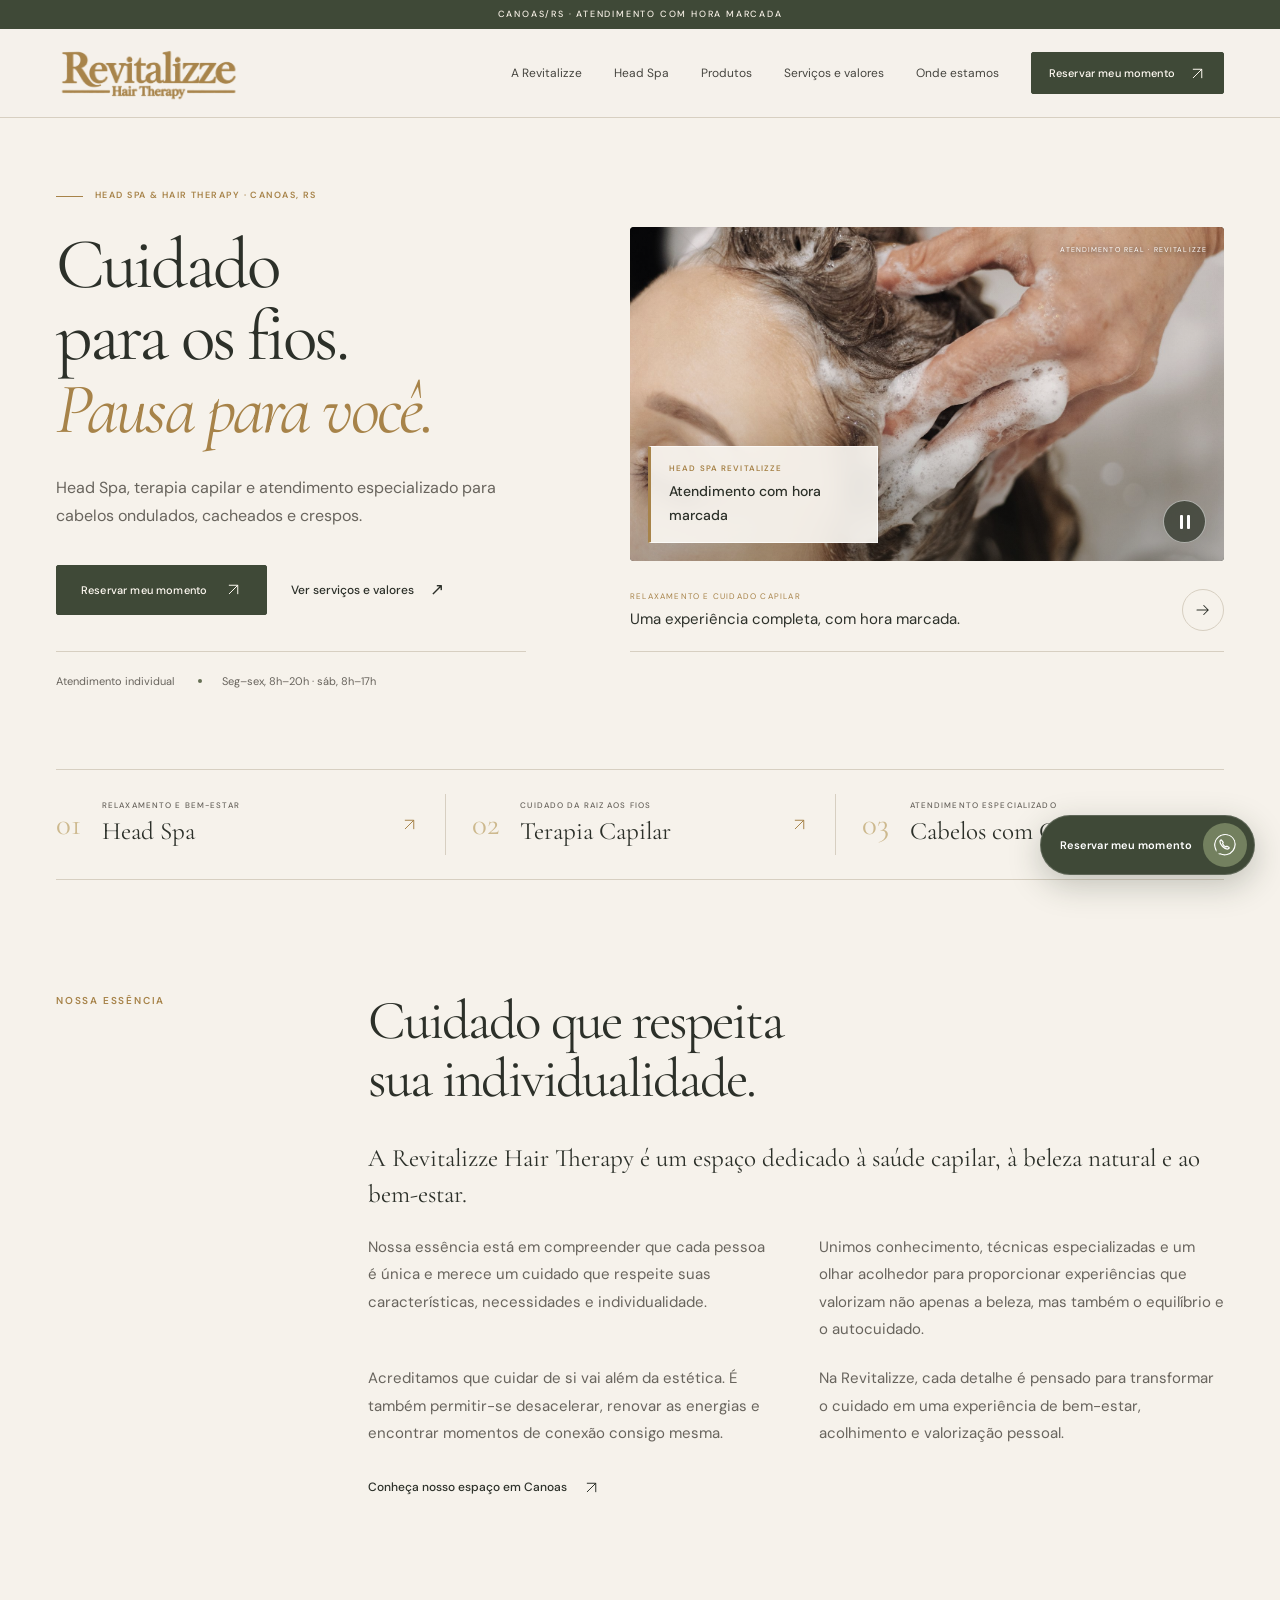
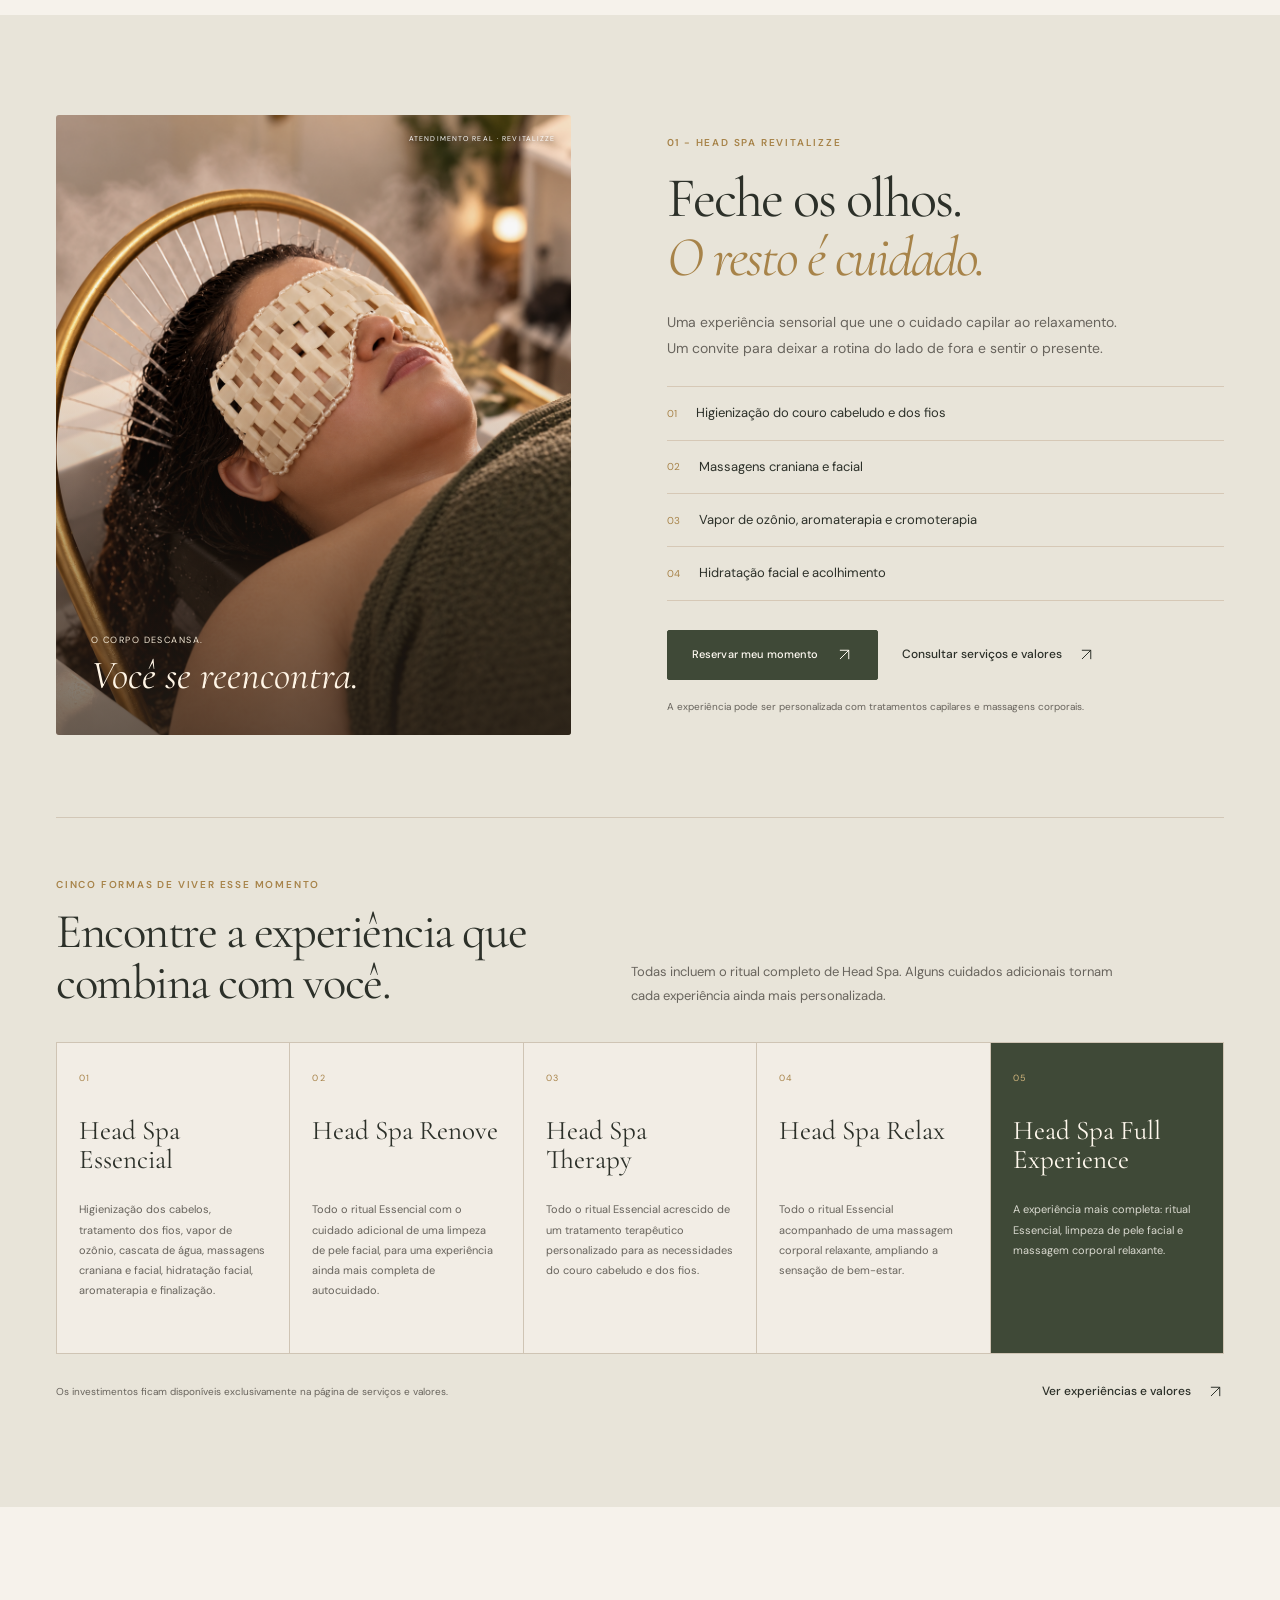
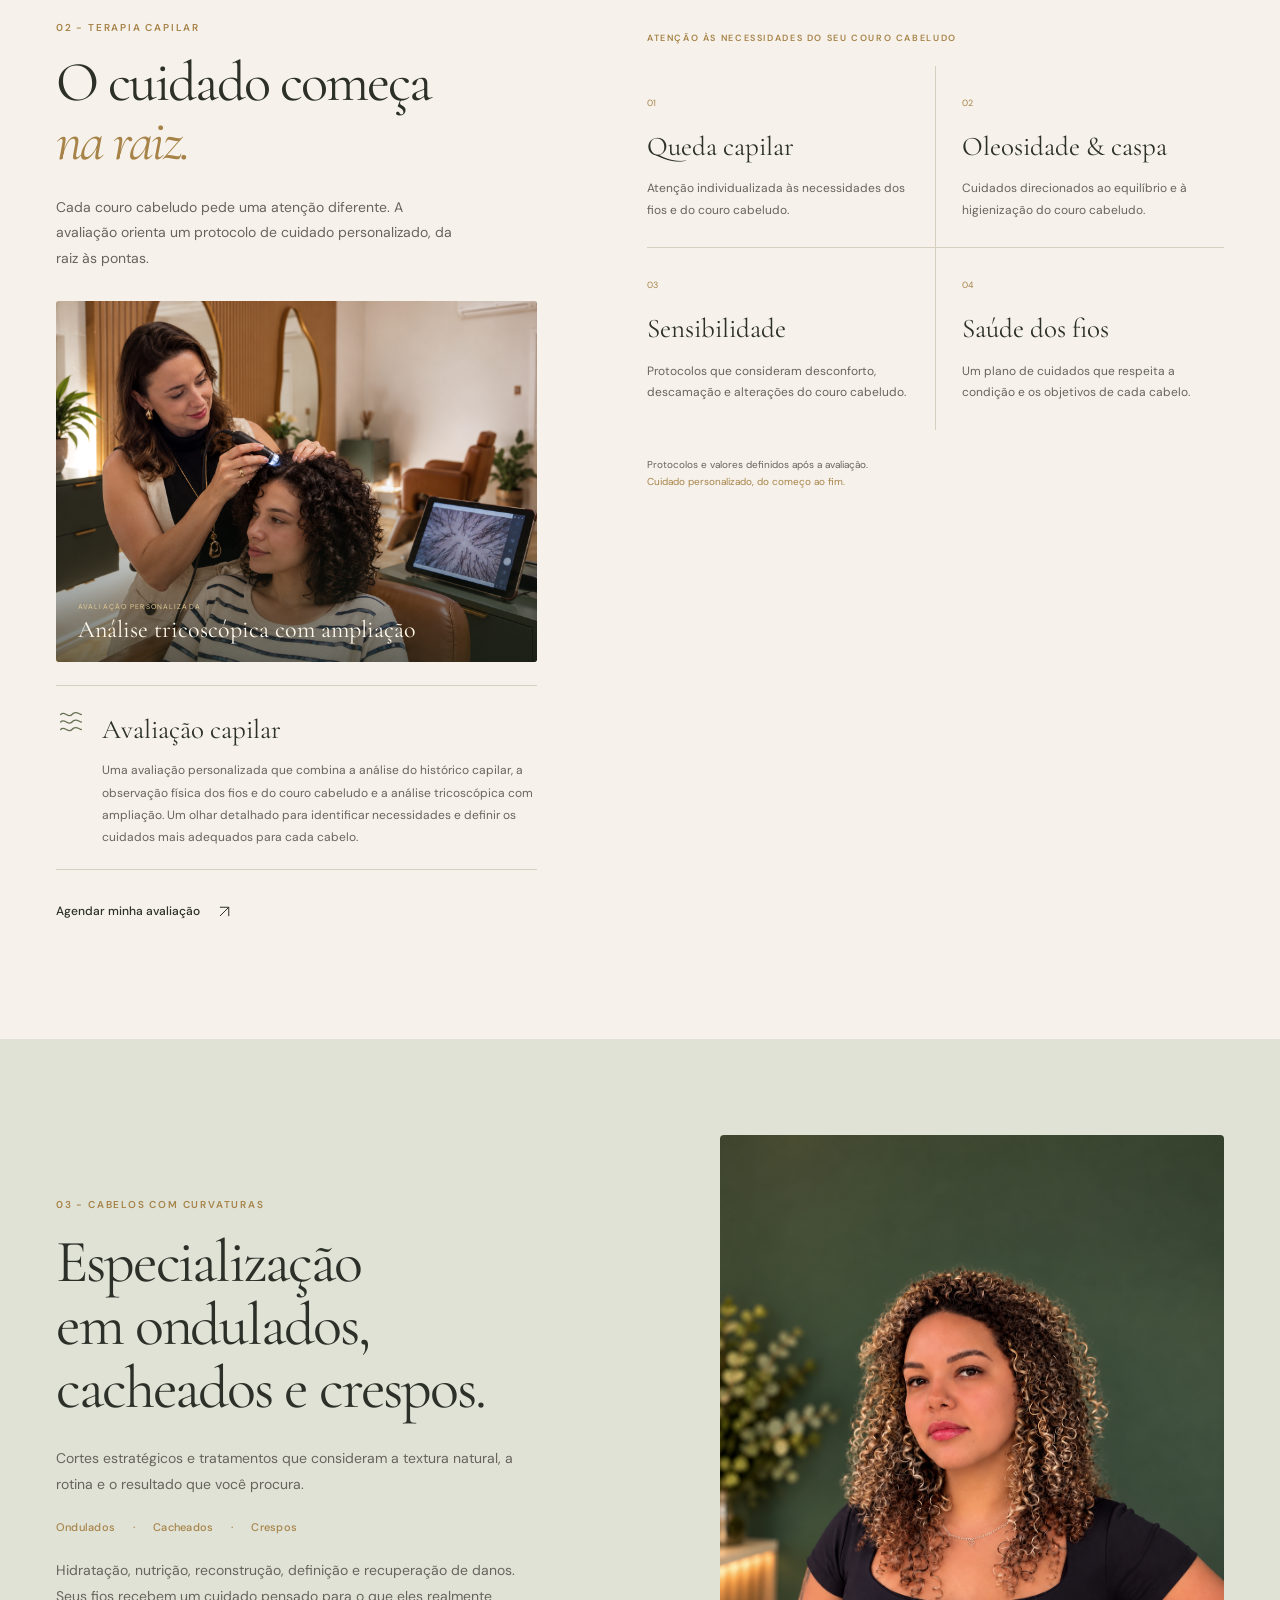
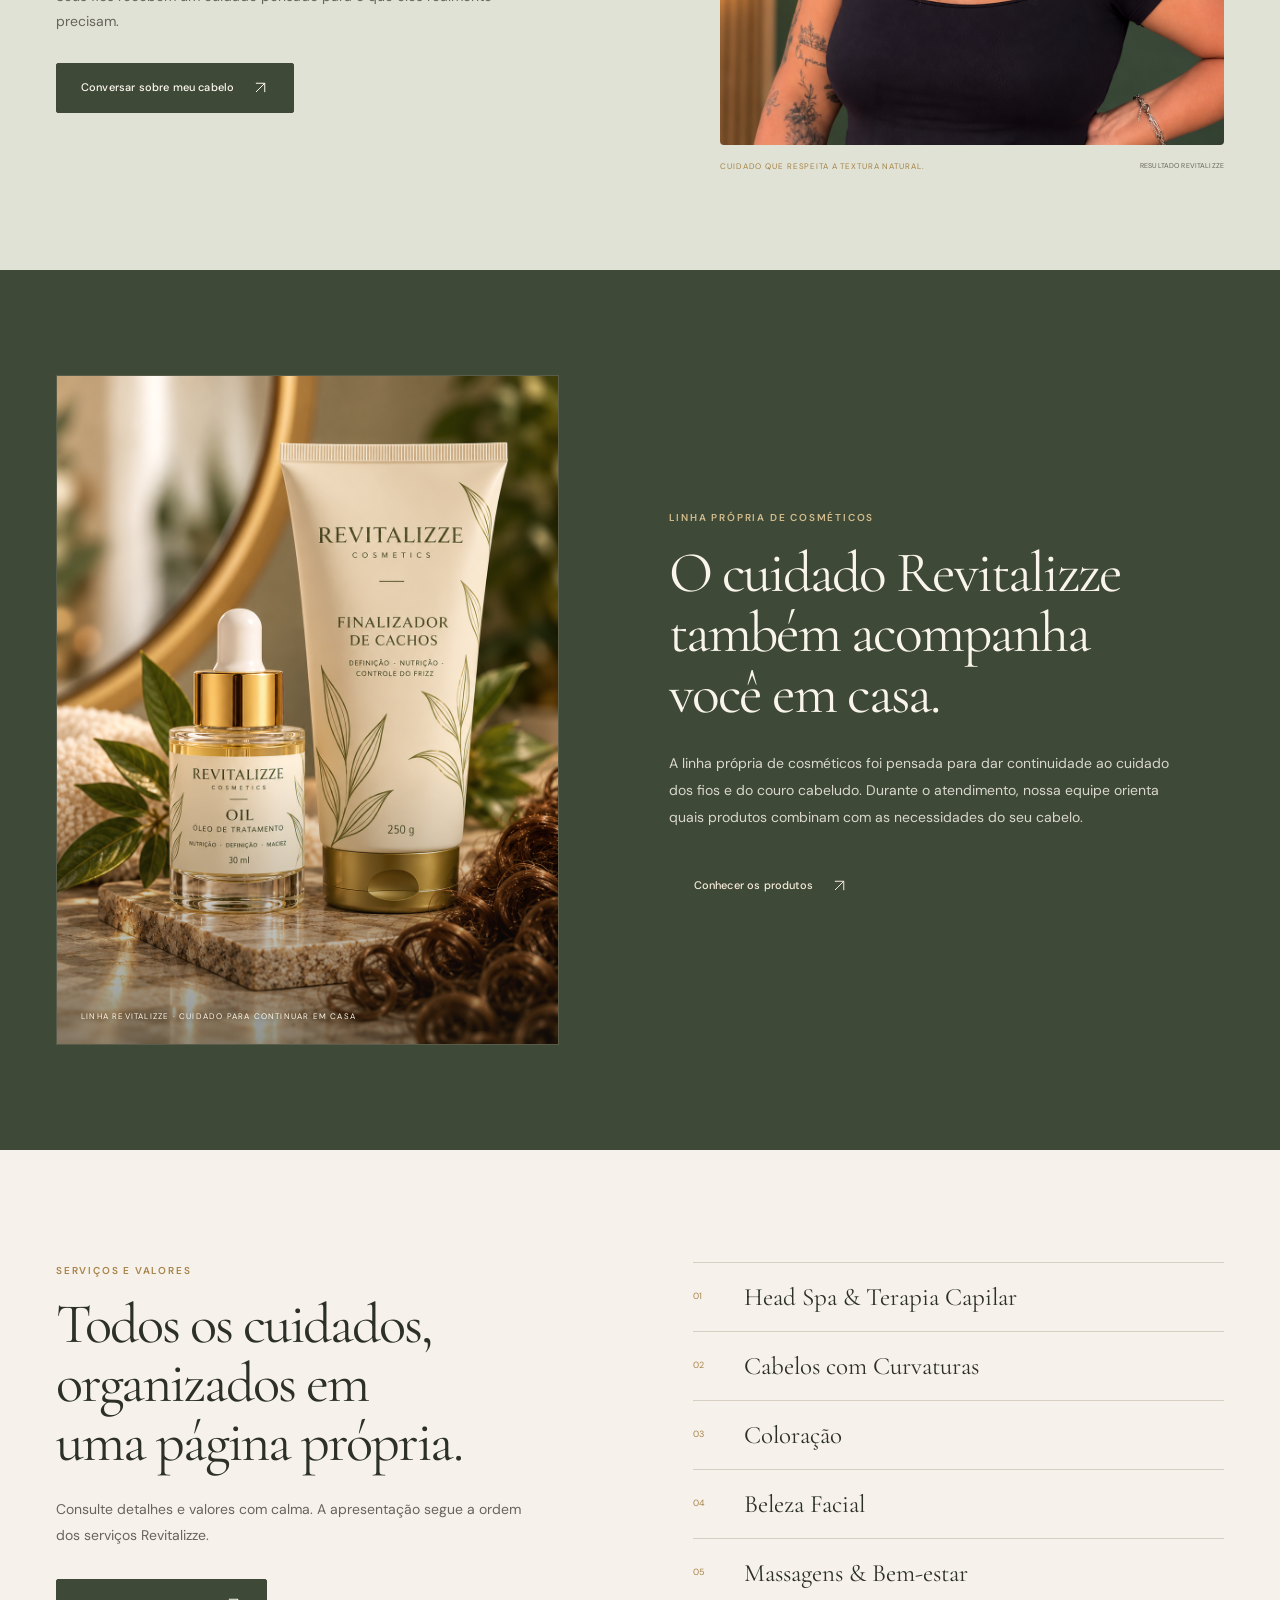
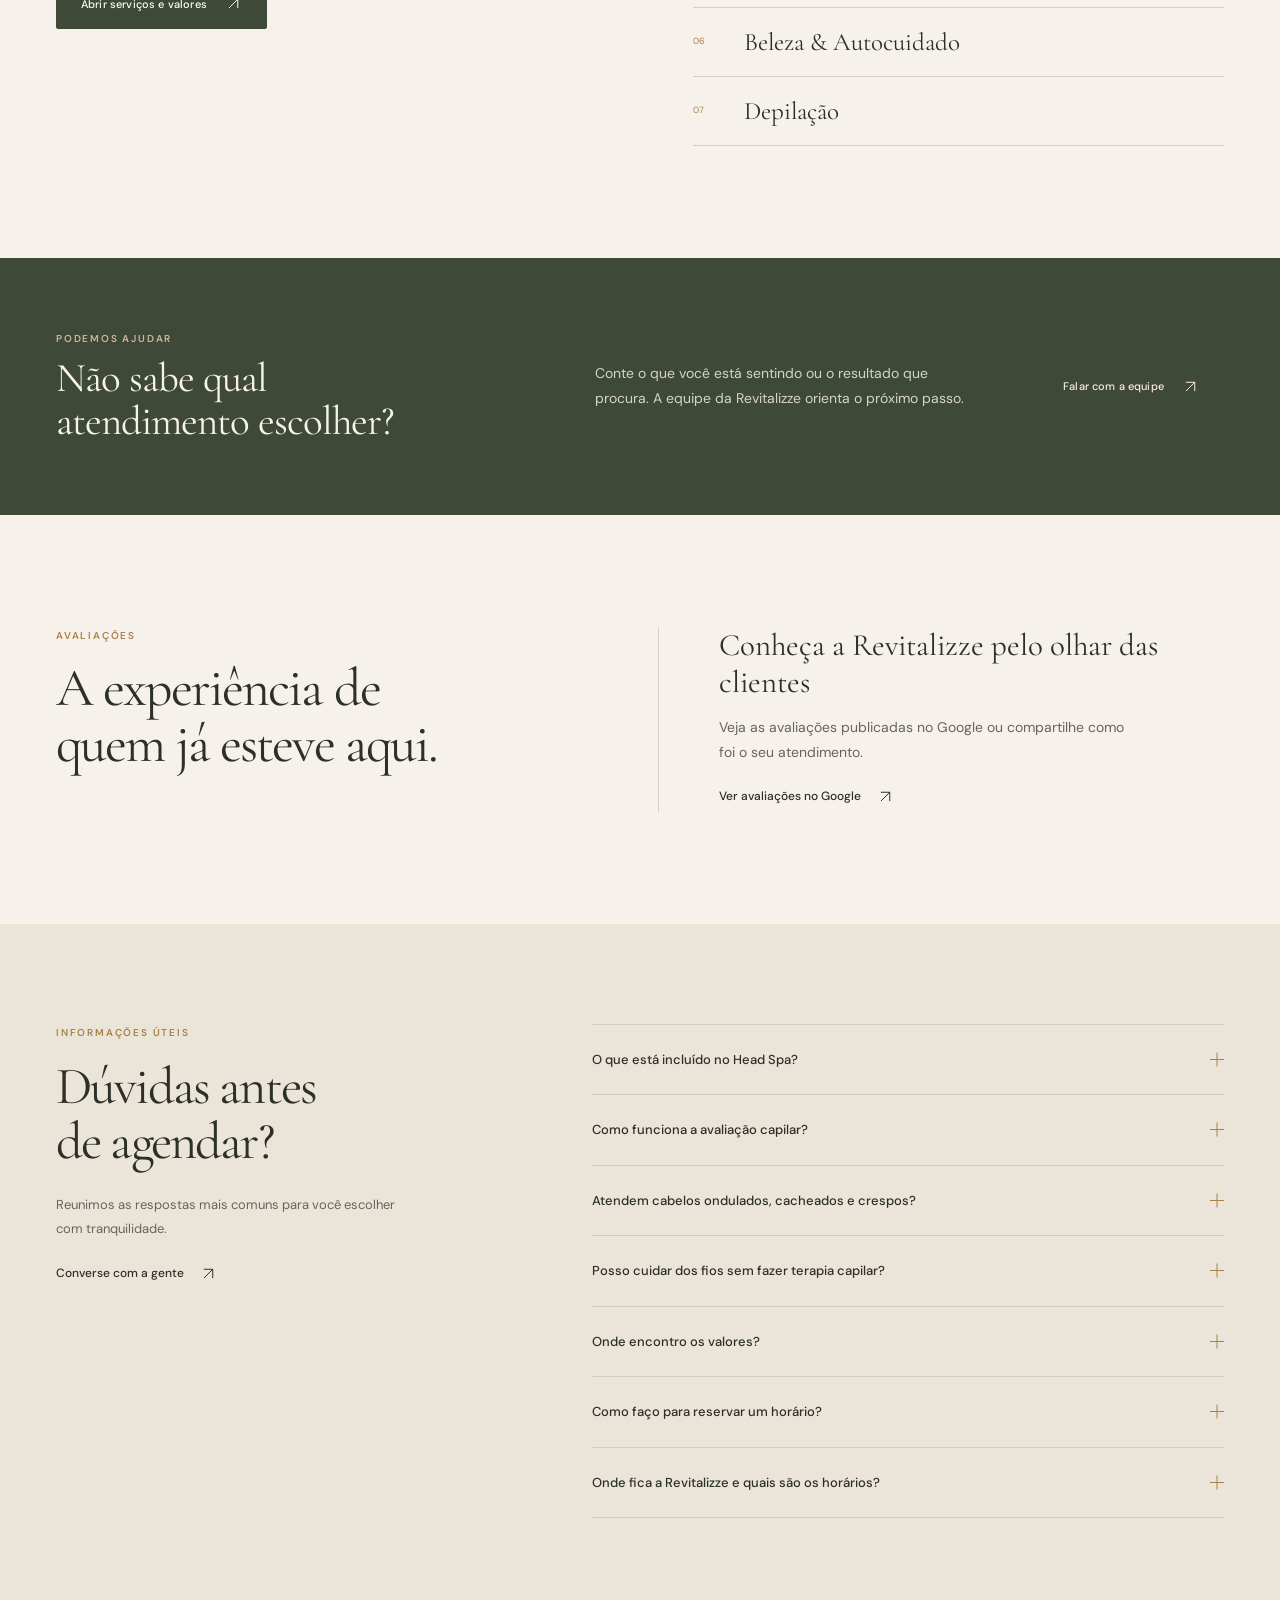
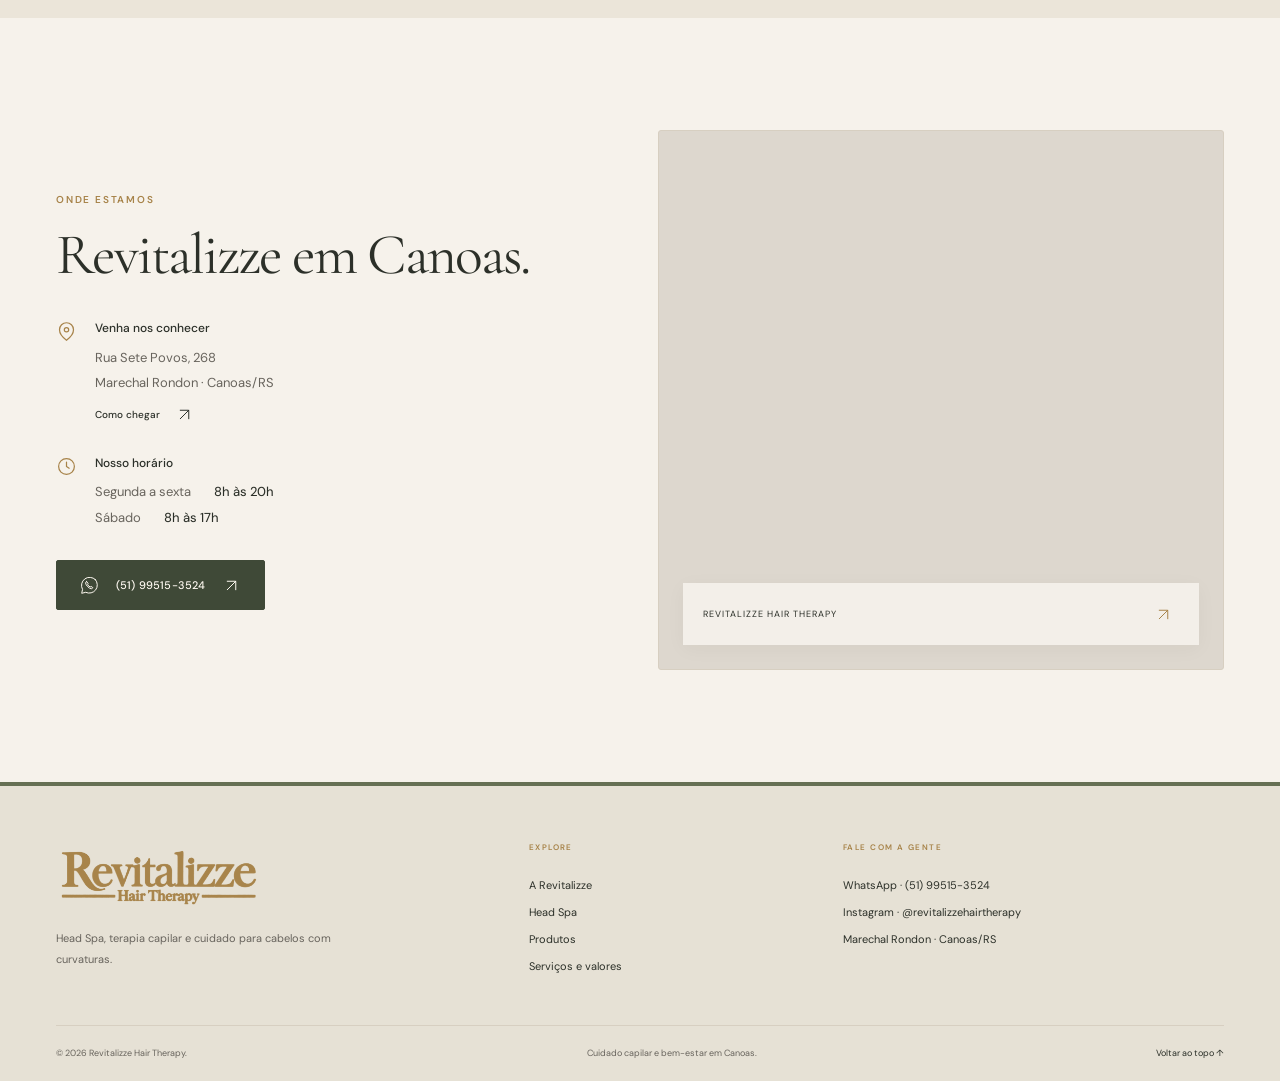
<file: index.html>
<!doctype html>
<html lang="pt-BR">
<head>
  <meta charset="UTF-8">
  <meta name="viewport" content="width=device-width, initial-scale=1, viewport-fit=cover">
  <meta name="theme-color" content="#f5f1eb">
  <meta name="description" content="Head Spa, terapia capilar, cuidados para cabelos com curvaturas e bem-estar em Canoas. Conheça a experiência Revitalizze.">
  <meta property="og:title" content="Revitalizze Hair Therapy | Cuidado capilar em Canoas">
  <meta property="og:description" content="Head Spa, terapia capilar e atendimento especializado para cabelos com curvaturas. Agende seu horário em Canoas/RS.">
  <meta property="og:type" content="website">
  <meta property="og:locale" content="pt_BR">
  <meta property="og:url" content="https://revitalizze-hair-therapy.activebead4.chatgpt.site/">
  <meta property="og:image" content="https://revitalizze-hair-therapy.activebead4.chatgpt.site/assets/head-spa.jpg">
  <link rel="icon" href="assets/favicon.svg" type="image/svg+xml">
  <link rel="stylesheet" href="assets/fonts.css">
  <link rel="stylesheet" href="styles.css">
  <link rel="preload" as="image" href="assets/head-spa.jpg">
  <title>Revitalizze Hair Therapy | Head Spa e Terapia Capilar em Canoas</title>
  <script type="application/ld+json">{"@context":"https://schema.org","@type":"HairSalon","name":"Revitalizze Hair Therapy","url":"https://revitalizze-hair-therapy.activebead4.chatgpt.site/","telephone":"+55 51 99515-3524","image":"https://revitalizze-hair-therapy.activebead4.chatgpt.site/assets/logo.png","address":{"@type":"PostalAddress","streetAddress":"Rua Sete Povos, 268, Marechal Rondon","addressLocality":"Canoas","addressRegion":"RS","addressCountry":"BR"},"sameAs":["https://www.instagram.com/revitalizzehairtherapy/"],"openingHoursSpecification":[{"@type":"OpeningHoursSpecification","dayOfWeek":["Monday","Tuesday","Wednesday","Thursday","Friday"],"opens":"08:00","closes":"20:00"},{"@type":"OpeningHoursSpecification","dayOfWeek":"Saturday","opens":"08:00","closes":"17:00"}]}</script>
</head>
<body>
  <a class="skip-link" href="#conteudo">Ir para o conteúdo</a>
  <svg class="svg-library" xmlns="http://www.w3.org/2000/svg" aria-hidden="true"><defs>
    <symbol id="arrow" viewBox="0 0 24 24"><path d="M4 12h15m-6-6 6 6-6 6"/></symbol>
    <symbol id="diagonal" viewBox="0 0 24 24"><path d="M6 18 18 6M6 6h12v12"/></symbol>
    <symbol id="leaf" viewBox="0 0 32 32"><path d="M8 25C-1 13 14 4 27 5c1 14-6 26-19 20Zm0 0L23 10M12 20l-1-6m6 1 6 1"/></symbol>
    <symbol id="spark" viewBox="0 0 32 32"><path d="m16 3 3.5 9.5L29 16l-9.5 3.5L16 29l-3.5-9.5L3 16l9.5-3.5L16 3Z"/></symbol>
    <symbol id="waves" viewBox="0 0 32 32"><path d="M5 8c4-5 8 5 12 0s8 0 10 0M5 16c4-5 8 5 12 0s8 0 10 0M5 24c4-5 8 5 12 0s8 0 10 0"/></symbol>
    <symbol id="pin" viewBox="0 0 24 24"><path d="M20 10c0 6-8 12-8 12S4 16 4 10a8 8 0 1 1 16 0Z"/><circle cx="12" cy="10" r="2.5"/></symbol>
    <symbol id="clock" viewBox="0 0 24 24"><circle cx="12" cy="12" r="9"/><path d="M12 7v5l3 2"/></symbol>
    <symbol id="instagram" viewBox="0 0 24 24"><rect x="3" y="3" width="18" height="18" rx="5"/><circle cx="12" cy="12" r="4"/><path d="M17.5 6.5h.01"/></symbol>
    <symbol id="whatsapp" viewBox="0 0 24 24"><path d="M20.3 3.7A11.5 11.5 0 0 0 2.2 17.5L1 23l5.7-1.4A11.5 11.5 0 0 0 20.3 3.7Z"/><path d="M8 6.5c-.7-.3-1.5 1-1.5 2 0 3 5 8 8 8 1 0 2.5-1 2-1.7l-2.3-1.5c-.4-.2-.8.8-1.3.7-1.5-.5-3-2-3.5-3.5-.2-.4.9-.9.6-1.4L8 6.5Z"/></symbol>
  </defs></svg>

  <div class="topline">CANOAS/RS · ATENDIMENTO COM HORA MARCADA</div>
  <header class="site-header" id="inicio">
    <div class="header-inner container">
      <a class="brand" href="#inicio" aria-label="Revitalizze Hair Therapy - início"><span class="brand-mark" aria-hidden="true"></span></a>
      <button class="menu-toggle" type="button" aria-label="Abrir menu" aria-expanded="false" aria-controls="main-nav"><span></span><span></span></button>
      <nav id="main-nav" class="main-nav" aria-label="Navegação principal">
        <a href="#sobre">A Revitalizze</a><a href="#head-spa">Head Spa</a><a href="#produtos">Produtos</a><a href="servicos.html">Serviços e valores</a><a href="#contato">Onde estamos</a>
        <a class="button button-small" data-wa="Olá! Quero reservar meu momento de cuidado na Revitalizze." href="https://wa.me/5551995153524" target="_blank" rel="noopener noreferrer">Reservar meu momento <svg><use href="#diagonal"/></svg></a>
      </nav>
    </div>
  </header>

  <main id="conteudo">
    <section class="hero container" aria-labelledby="hero-title">
      <div class="hero-copy">
        <p class="eyebrow"><span class="tiny-line"></span> HEAD SPA & HAIR THERAPY · CANOAS, RS</p>
        <h1 id="hero-title">Cuidado para os fios.<br><em>Pausa para você.</em></h1>
        <p class="hero-description">Head Spa, terapia capilar e atendimento especializado para cabelos ondulados, cacheados e crespos.</p>
        <div class="hero-actions"><a class="button" data-wa="Olá! Gostaria de conhecer e agendar o Head Spa Revitalizze." href="https://wa.me/5551995153524" target="_blank" rel="noopener noreferrer">Reservar meu momento <svg><use href="#diagonal"/></svg></a><a class="text-link" href="servicos.html">Ver serviços e valores <span>↗</span></a></div>
        <div class="hero-meta"><span>Atendimento individual</span><span>Seg–sex, 8h–20h · sáb, 8h–17h</span></div>
      </div>
      <div class="hero-visual">
        <div class="hero-image-frame hero-video-frame"><video class="hero-video" autoplay muted loop playsinline preload="metadata" poster="assets/head-spa.jpg" aria-label="Atendimento real de Head Spa na Revitalizze"><source src="assets/head-spa-opening.mov"></video><span class="image-caption">ATENDIMENTO REAL · REVITALIZZE</span><div class="hero-fact"><span>HEAD SPA REVITALIZZE</span><strong>Atendimento com hora marcada</strong></div><button class="video-toggle" type="button" aria-label="Pausar vídeo"><span aria-hidden="true"></span></button></div>
        <div class="hero-image-label"><span>RELAXAMENTO E CUIDADO CAPILAR</span><p>Uma experiência completa, com hora marcada.</p><a href="#head-spa" aria-label="Conhecer o Head Spa"><svg><use href="#arrow"/></svg></a></div>
      </div>
    </section>

    <div class="care-paths container" aria-label="Conheça nossas especialidades">
      <a href="#head-spa"><span class="path-number">01</span><div><small>RELAXAMENTO E BEM-ESTAR</small><span>Head Spa</span></div><svg><use href="#diagonal"/></svg></a>
      <a href="#terapia-capilar"><span class="path-number">02</span><div><small>CUIDADO DA RAIZ AOS FIOS</small><span>Terapia Capilar</span></div><svg><use href="#diagonal"/></svg></a>
      <a href="#curvaturas"><span class="path-number">03</span><div><small>ATENDIMENTO ESPECIALIZADO</small><span>Cabelos com Curvaturas</span></div><svg><use href="#diagonal"/></svg></a>
    </div>

    <section class="about section container" id="sobre" aria-labelledby="about-title">
      <div class="about-label"><p class="eyebrow">NOSSA ESSÊNCIA</p></div>
      <div><h2 id="about-title">Cuidado que respeita sua individualidade.</h2><div class="about-body about-story"><p class="about-lead">A Revitalizze Hair Therapy é um espaço dedicado à saúde capilar, à beleza natural e ao bem-estar.</p><p>Nossa essência está em compreender que cada pessoa é única e merece um cuidado que respeite suas características, necessidades e individualidade.</p><p>Unimos conhecimento, técnicas especializadas e um olhar acolhedor para proporcionar experiências que valorizam não apenas a beleza, mas também o equilíbrio e o autocuidado.</p><p>Acreditamos que cuidar de si vai além da estética. É também permitir-se desacelerar, renovar as energias e encontrar momentos de conexão consigo mesma.</p><p>Na Revitalizze, cada detalhe é pensado para transformar o cuidado em uma experiência de bem-estar, acolhimento e valorização pessoal.</p></div><a class="text-link" href="#contato">Conheça nosso espaço em Canoas <svg><use href="#diagonal"/></svg></a></div>
    </section>

    <section class="headspa-section" id="head-spa" aria-labelledby="spa-title">
      <div class="container headspa-grid">
        <div class="spa-image-wrap"><img src="assets/head-spa-real.png" alt="Cliente durante uma experiência de Head Spa na Revitalizze" width="1086" height="1448" loading="lazy"><span class="image-caption">ATENDIMENTO REAL · REVITALIZZE</span><div class="photo-footnote"><span>O CORPO DESCANSA.</span><em>Você se reencontra.</em></div></div>
        <div class="spa-copy"><p class="eyebrow">01 - HEAD SPA REVITALIZZE</p><h2 id="spa-title">Feche os olhos.<br><em>O resto é cuidado.</em></h2><p>Uma experiência sensorial que une o cuidado capilar ao relaxamento. Um convite para deixar a rotina do lado de fora e sentir o presente.</p><ul class="ritual-list"><li><span>01</span> Higienização do couro cabeludo e dos fios</li><li><span>02</span> Massagens craniana e facial</li><li><span>03</span> Vapor de ozônio, aromaterapia e cromoterapia</li><li><span>04</span> Hidratação facial e acolhimento</li></ul><div class="spa-actions"><a class="button" data-wa="Olá! Quero reservar meu momento no Head Spa Revitalizze. Quais horários estão disponíveis?" href="https://wa.me/5551995153524" target="_blank" rel="noopener noreferrer">Reservar meu momento <svg><use href="#diagonal"/></svg></a><a class="text-link" href="servicos.html">Consultar serviços e valores <svg><use href="#diagonal"/></svg></a></div><p class="fine-print">A experiência pode ser personalizada com tratamentos capilares e massagens corporais.</p></div>
      </div>
      <div class="container headspa-experiences" aria-labelledby="experiences-title">
        <div class="experiences-heading"><div><p class="eyebrow">CINCO FORMAS DE VIVER ESSE MOMENTO</p><h3 id="experiences-title">Encontre a experiência que combina com você.</h3></div><p>Todas incluem o ritual completo de Head Spa. Alguns cuidados adicionais tornam cada experiência ainda mais personalizada.</p></div>
        <div class="experience-grid">
          <article class="experience-card"><span>01</span><h4>Head Spa Essencial</h4><p>Higienização dos cabelos, tratamento dos fios, vapor de ozônio, cascata de água, massagens craniana e facial, hidratação facial, aromaterapia e finalização.</p></article>
          <article class="experience-card"><span>02</span><h4>Head Spa Renove</h4><p>Todo o ritual Essencial com o cuidado adicional de uma limpeza de pele facial, para uma experiência ainda mais completa de autocuidado.</p></article>
          <article class="experience-card"><span>03</span><h4>Head Spa Therapy</h4><p>Todo o ritual Essencial acrescido de um tratamento terapêutico personalizado para as necessidades do couro cabeludo e dos fios.</p></article>
          <article class="experience-card"><span>04</span><h4>Head Spa Relax</h4><p>Todo o ritual Essencial acompanhado de uma massagem corporal relaxante, ampliando a sensação de bem-estar.</p></article>
          <article class="experience-card is-featured"><span>05</span><h4>Head Spa Full Experience</h4><p>A experiência mais completa: ritual Essencial, limpeza de pele facial e massagem corporal relaxante.</p></article>
        </div>
        <div class="experiences-footer"><p>Os investimentos ficam disponíveis exclusivamente na página de serviços e valores.</p><a class="text-link" href="servicos.html">Ver experiências e valores <svg><use href="#diagonal"/></svg></a></div>
      </div>
    </section>

    <section class="section container therapy" id="terapia-capilar" aria-labelledby="therapy-title">
      <div class="therapy-intro"><p class="eyebrow">02 - TERAPIA CAPILAR</p><h2 id="therapy-title">O cuidado começa<br><em>na raiz.</em></h2><p>Cada couro cabeludo pede uma atenção diferente. A avaliação orienta um protocolo de cuidado personalizado, da raiz às pontas.</p><figure class="evaluation-visual"><img src="assets/avaliacao-capilar-real.png" alt="Avaliação capilar com análise tricoscópica realizada na Revitalizze" width="1448" height="1086" loading="lazy"><figcaption><span>AVALIAÇÃO PERSONALIZADA</span><strong>Análise tricoscópica com ampliação</strong></figcaption></figure><div class="evaluation"><svg><use href="#waves"/></svg><div><h3>Avaliação capilar</h3><p>Uma avaliação personalizada que combina a análise do histórico capilar, a observação física dos fios e do couro cabeludo e a análise tricoscópica com ampliação. Um olhar detalhado para identificar necessidades e definir os cuidados mais adequados para cada cabelo.</p></div></div><a class="text-link" data-wa="Olá! Gostaria de agendar uma avaliação capilar na Revitalizze." href="https://wa.me/5551995153524" target="_blank" rel="noopener noreferrer">Agendar minha avaliação <svg><use href="#diagonal"/></svg></a></div>
      <div class="therapy-details"><p class="eyebrow">ATENÇÃO ÀS NECESSIDADES DO SEU COURO CABELUDO</p><div class="concern-grid"><div><span>01</span><h3>Queda capilar</h3><p>Atenção individualizada às necessidades dos fios e do couro cabeludo.</p></div><div><span>02</span><h3>Oleosidade & caspa</h3><p>Cuidados direcionados ao equilíbrio e à higienização do couro cabeludo.</p></div><div><span>03</span><h3>Sensibilidade</h3><p>Protocolos que consideram desconforto, descamação e alterações do couro cabeludo.</p></div><div><span>04</span><h3>Saúde dos fios</h3><p>Um plano de cuidados que respeita a condição e os objetivos de cada cabelo.</p></div></div><div class="therapy-note">Protocolos e valores definidos após a avaliação. <span>Cuidado personalizado, do começo ao fim.</span></div></div>
    </section>

    <section class="curls-section" id="curvaturas" aria-labelledby="curls-title"><div class="container curls-grid"><div class="curls-copy"><p class="eyebrow">03 - CABELOS COM CURVATURAS</p><h2 id="curls-title">Especialização em ondulados, cacheados e crespos.</h2><p>Cortes estratégicos e tratamentos que consideram a textura natural, a rotina e o resultado que você procura.</p><div class="curl-types"><span>Ondulados</span><span>Cacheados</span><span>Crespos</span></div><p>Hidratação, nutrição, reconstrução, definição e recuperação de danos. Seus fios recebem um cuidado pensado para o que eles realmente precisam.</p><a class="button" data-wa="Olá! Quero conhecer os cortes e tratamentos para cabelos com curvaturas da Revitalizze." href="https://wa.me/5551995153524" target="_blank" rel="noopener noreferrer">Conversar sobre meu cabelo <svg><use href="#diagonal"/></svg></a></div><figure class="curls-image"><img src="assets/curvaturas-real.png" alt="Cliente da Revitalizze com cabelos cacheados e mechas iluminadas" width="1145" height="1374" loading="lazy"><figcaption>CUIDADO QUE RESPEITA A TEXTURA NATURAL. <span>RESULTADO REVITALIZZE</span></figcaption></figure></div></section>

    <section class="products-section" id="produtos" aria-labelledby="products-title"><div class="container products-grid"><figure class="product-visual"><img src="assets/linha-revitalizze.png" alt="Óleo de tratamento e finalizador de cachos da linha Revitalizze Cosmetics" width="1086" height="1448" loading="lazy"><figcaption>LINHA REVITALIZZE · CUIDADO PARA CONTINUAR EM CASA</figcaption></figure><div class="products-copy"><p class="eyebrow">LINHA PRÓPRIA DE COSMÉTICOS</p><h2 id="products-title">O cuidado Revitalizze também acompanha você em casa.</h2><p>A linha própria de cosméticos foi pensada para dar continuidade ao cuidado dos fios e do couro cabeludo. Durante o atendimento, nossa equipe orienta quais produtos combinam com as necessidades do seu cabelo.</p><a class="button button-light" data-wa="Olá! Quero conhecer a linha de cosméticos da Revitalizze." href="https://wa.me/5551995153524" target="_blank" rel="noopener noreferrer">Conhecer os produtos <svg><use href="#diagonal"/></svg></a></div></div></section>

    <section class="section container services-teaser" id="cuidados" aria-labelledby="services-title"><div class="services-teaser-copy"><p class="eyebrow">SERVIÇOS E VALORES</p><h2 id="services-title">Todos os cuidados, organizados em uma página própria.</h2><p>Consulte detalhes e valores com calma. A apresentação segue a ordem dos serviços Revitalizze.</p><a class="button" href="servicos.html">Abrir serviços e valores <svg><use href="#diagonal"/></svg></a></div><ol class="services-preview" aria-label="Categorias de serviços"><li><span>01</span>Head Spa & Terapia Capilar</li><li><span>02</span>Cabelos com Curvaturas</li><li><span>03</span>Coloração</li><li><span>04</span>Beleza Facial</li><li><span>05</span>Massagens & Bem-estar</li><li><span>06</span>Beleza & Autocuidado</li><li><span>07</span>Depilação</li></ol></section>

    <section class="pause-section"><div class="container pause-inner"><div><p class="eyebrow">PODEMOS AJUDAR</p><h2>Não sabe qual atendimento escolher?</h2></div><p>Conte o que você está sentindo ou o resultado que procura. A equipe da Revitalizze orienta o próximo passo.</p><a class="button button-light" data-wa="Olá! Quero cuidar do meu cabelo, mas ainda não sei qual serviço escolher. Pode me orientar?" href="https://wa.me/5551995153524" target="_blank" rel="noopener noreferrer">Falar com a equipe <svg><use href="#diagonal"/></svg></a></div></section>

    <section class="section container reviews-section" id="avaliacoes" aria-labelledby="reviews-title"><div><p class="eyebrow">AVALIAÇÕES</p><h2 id="reviews-title">A experiência de quem já esteve aqui.</h2></div><div class="review-invitation"><h3>Conheça a Revitalizze pelo olhar das clientes</h3><p>Veja as avaliações publicadas no Google ou compartilhe como foi o seu atendimento.</p><a class="text-link" href="https://www.google.com/maps/search/?api=1&query=Revitalizze+Hair+Therapy+Rua+Sete+Povos+268+Canoas+RS" target="_blank" rel="noopener noreferrer">Ver avaliações no Google <svg><use href="#diagonal"/></svg></a></div></section>

    <section class="faq-section"><div class="container faq-grid"><div><p class="eyebrow">INFORMAÇÕES ÚTEIS</p><h2>Dúvidas antes de agendar?</h2><p>Reunimos as respostas mais comuns para você escolher com tranquilidade.</p><a class="text-link" data-wa="Olá! Tenho uma dúvida sobre os serviços da Revitalizze." href="https://wa.me/5551995153524" target="_blank" rel="noopener noreferrer">Converse com a gente <svg><use href="#diagonal"/></svg></a></div><div class="faq-list"><details name="faq"><summary>O que está incluído no Head Spa?<span></span></summary><p>O Head Spa Revitalizze combina higienização do couro cabeludo e dos fios, massagens craniana e facial, vapor de ozônio, aromaterapia, cromoterapia e hidratação facial. A experiência pode ser personalizada com outros cuidados.</p></details><details name="faq"><summary>Como funciona a avaliação capilar?<span></span></summary><p>A avaliação combina a análise do histórico capilar, a observação física dos fios e do couro cabeludo e a análise tricoscópica com ampliação. Esse olhar detalhado permite identificar necessidades e orientar os cuidados mais adequados para cada cabelo.</p></details><details name="faq"><summary>Atendem cabelos ondulados, cacheados e crespos?<span></span></summary><p>Sim. A Revitalizze é especializada em cabelos com curvaturas. Oferecemos cortes estratégicos, tratamentos personalizados, revitalização, alinhamento de cachos e penteados, respeitando a textura natural dos fios.</p></details><details name="faq"><summary>Posso cuidar dos fios sem fazer terapia capilar?<span></span></summary><p>Sim. Os tratamentos para curvaturas também atendem cabelos sem disfunções no couro cabeludo, com foco em hidratação, nutrição, reconstrução, definição, controle de frizz e recuperação de danos.</p></details><details name="faq"><summary>Onde encontro os valores?<span></span></summary><p>Os serviços e valores estão organizados em uma página própria. Acesse pelo menu ou pelo botão "Serviços e valores".</p></details><details name="faq"><summary>Como faço para reservar um horário?<span></span></summary><p>Escolha o serviço e toque em um dos botões de agendamento. Você será direcionada ao WhatsApp comercial, onde nossa equipe confirma as opções de atendimento e os horários disponíveis.</p></details><details name="faq"><summary>Onde fica a Revitalizze e quais são os horários?<span></span></summary><p>Estamos na Rua Sete Povos, 268, bairro Marechal Rondon, em Canoas/RS. Atendemos de segunda a sexta, das 8h às 20h, e aos sábados, das 8h às 17h. Consulte a disponibilidade pelo WhatsApp.</p></details></div></div></section>

    <section class="section container contact-section" id="contato" aria-labelledby="contact-title"><div class="contact-copy"><p class="eyebrow">ONDE ESTAMOS</p><h2 id="contact-title">Revitalizze em Canoas.</h2><div class="contact-item"><svg><use href="#pin"/></svg><div><h3>Venha nos conhecer</h3><p>Rua Sete Povos, 268<br>Marechal Rondon · Canoas/RS</p><a class="text-link" href="https://www.google.com/maps/dir/?api=1&destination=Rua+Sete+Povos+268+Marechal+Rondon+Canoas+RS" target="_blank" rel="noopener noreferrer">Como chegar <svg><use href="#diagonal"/></svg></a></div></div><div class="contact-item"><svg><use href="#clock"/></svg><div><h3>Nosso horário</h3><p>Segunda a sexta <strong>8h às 20h</strong><br>Sábado <strong>8h às 17h</strong></p></div></div><a class="button" data-wa="Olá! Gostaria de agendar um atendimento na Revitalizze Hair Therapy." href="https://wa.me/5551995153524" target="_blank" rel="noopener noreferrer"><svg><use href="#whatsapp"/></svg> (51) 99515-3524 <svg><use href="#diagonal"/></svg></a></div><div class="map-wrap"><iframe title="Localização: Revitalizze Hair Therapy, Rua Sete Povos, 268, Canoas/RS" src="https://www.google.com/maps?q=Rua+Sete+Povos+268+Marechal+Rondon+Canoas+RS&output=embed" width="600" height="520" loading="lazy" referrerpolicy="no-referrer-when-downgrade" allowfullscreen></iframe><div class="map-caption"><span>REVITALIZZE HAIR THERAPY</span><a href="https://www.google.com/maps/search/?api=1&query=Rua+Sete+Povos+268+Marechal+Rondon+Canoas+RS" target="_blank" rel="noopener noreferrer" aria-label="Abrir localização no Google Maps"><svg><use href="#diagonal"/></svg></a></div></div></section>
  </main>

  <footer class="site-footer"><div class="container footer-main"><div class="footer-brand"><a href="#inicio" aria-label="Revitalizze Hair Therapy - início"><span class="brand-mark" aria-hidden="true"></span></a><p>Head Spa, terapia capilar e cuidado para cabelos com curvaturas.</p></div><div><p class="eyebrow">EXPLORE</p><a href="#sobre">A Revitalizze</a><a href="#head-spa">Head Spa</a><a href="#produtos">Produtos</a><a href="servicos.html">Serviços e valores</a></div><div><p class="eyebrow">FALE COM A GENTE</p><a href="https://wa.me/5551995153524" data-wa="Olá! Quero saber mais sobre a Revitalizze." target="_blank" rel="noopener noreferrer">WhatsApp · (51) 99515-3524</a><a href="https://www.instagram.com/revitalizzehairtherapy/" target="_blank" rel="noopener noreferrer">Instagram · @revitalizzehairtherapy</a><a href="#contato">Marechal Rondon · Canoas/RS</a></div></div><div class="container footer-bottom"><span>© <span id="year">2026</span> Revitalizze Hair Therapy.</span><span>Cuidado capilar e bem-estar em Canoas.</span><a href="#inicio" aria-label="Voltar ao início">Voltar ao topo ↑</a></div></footer>
  <a class="floating-wa" data-wa="Olá! Vim pelo site e quero reservar um momento de cuidado na Revitalizze." href="https://wa.me/5551995153524" target="_blank" rel="noopener noreferrer" aria-label="Reservar meu momento pelo WhatsApp"><span>Reservar meu momento</span><svg><use href="#whatsapp"/></svg></a>
  <script type="module" src="app.js"></script>
</body>
</html>
</file>
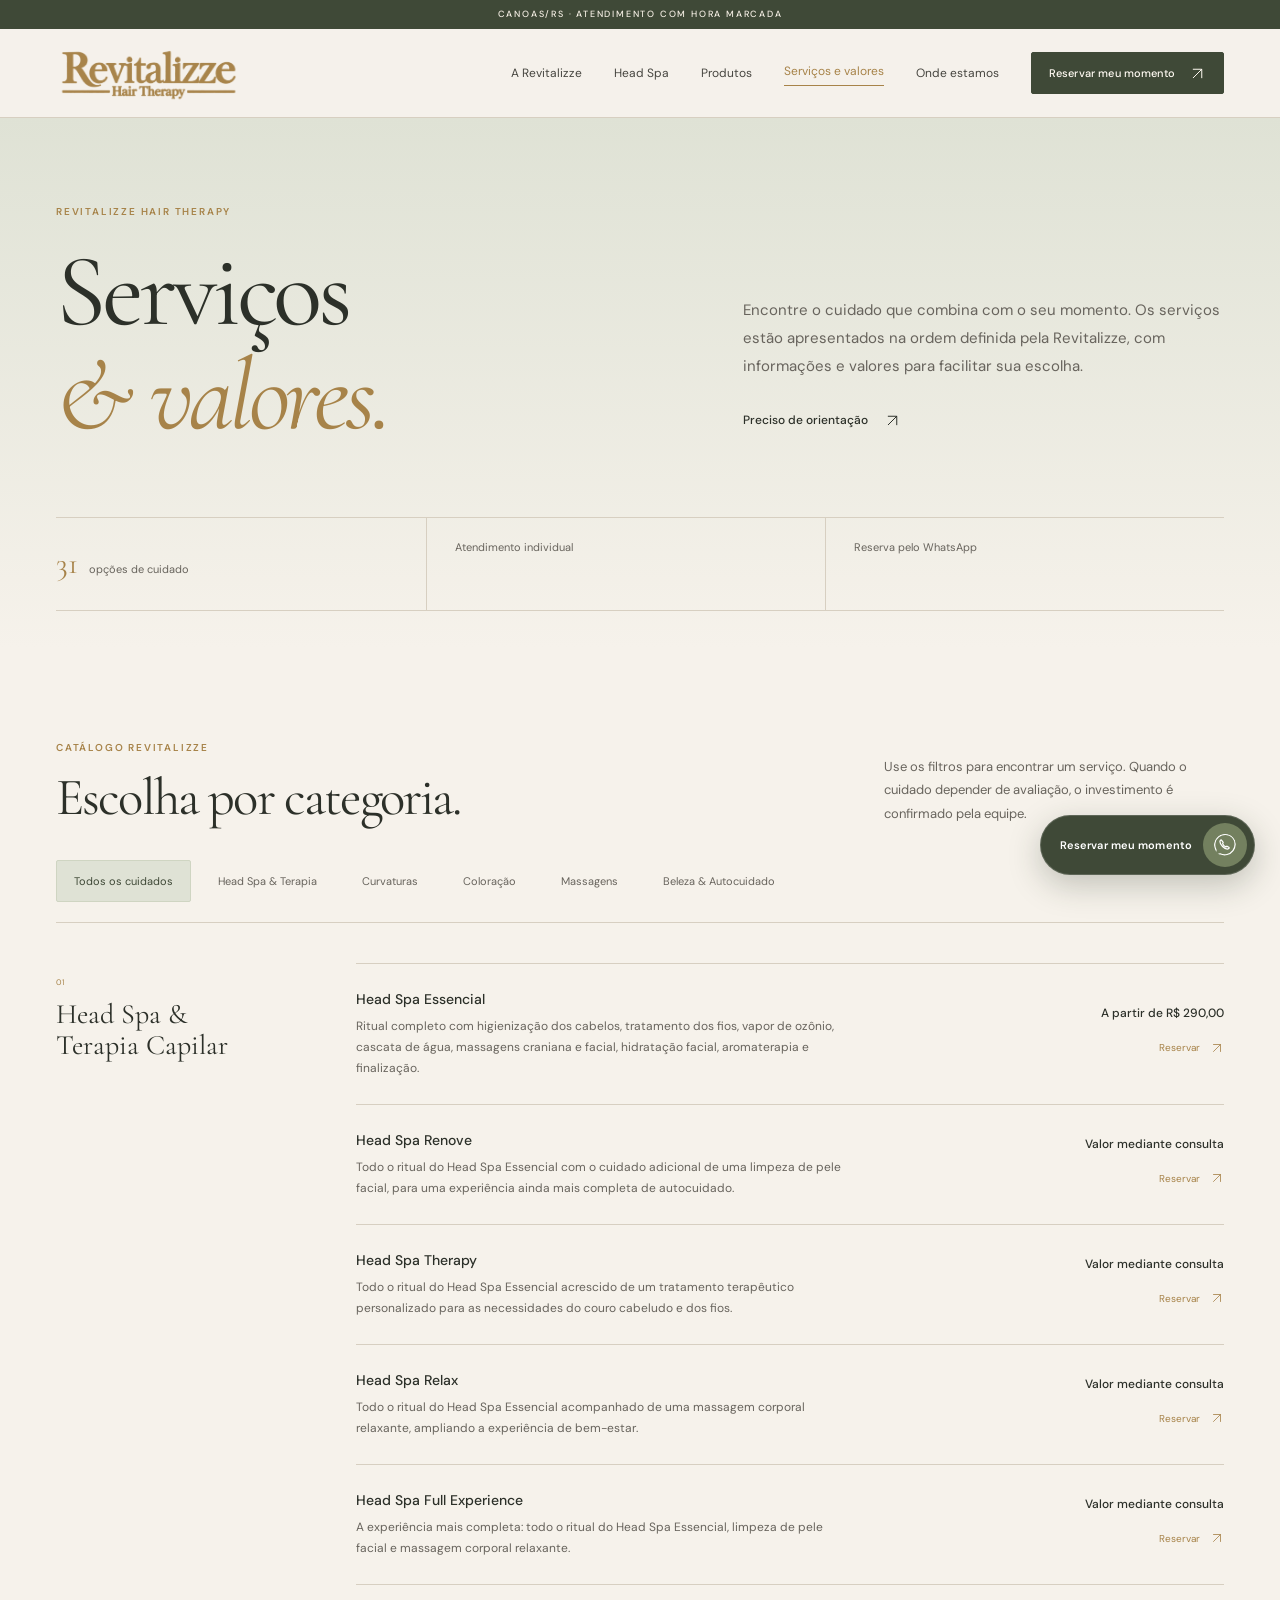
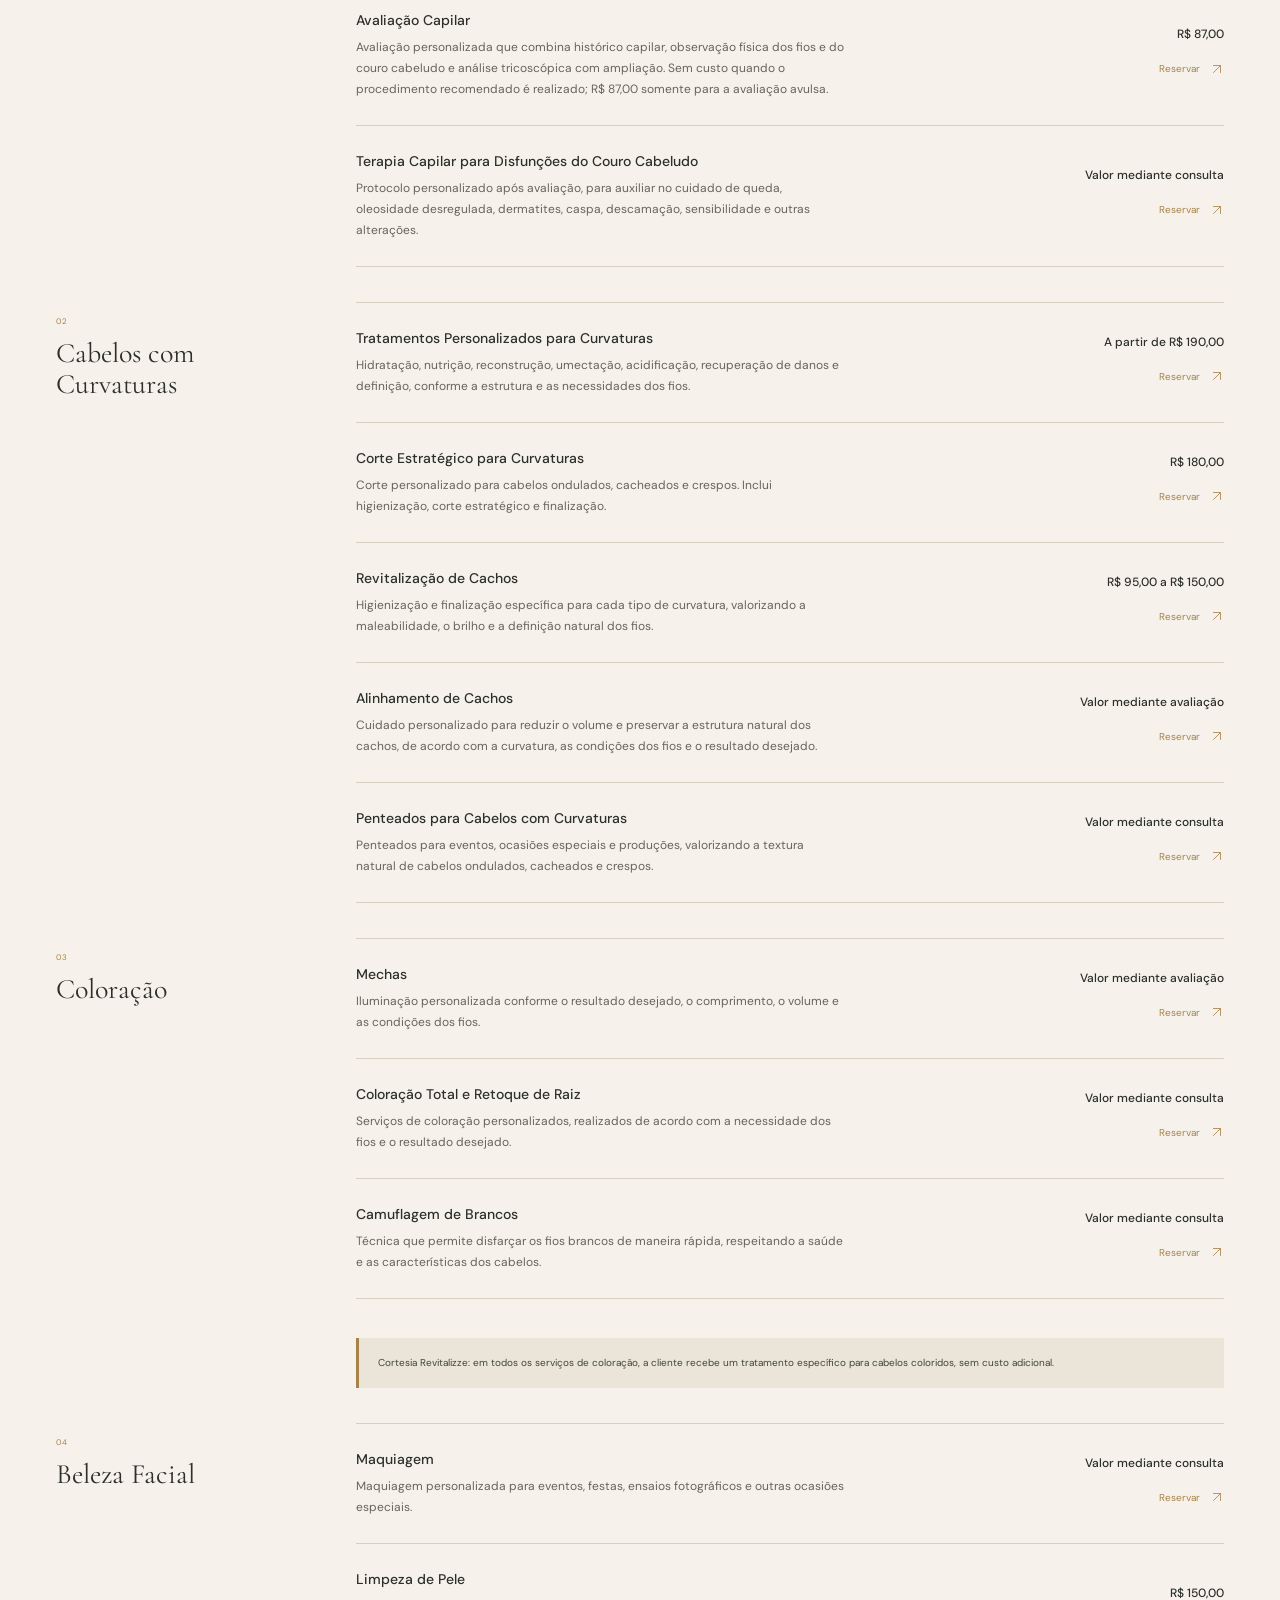
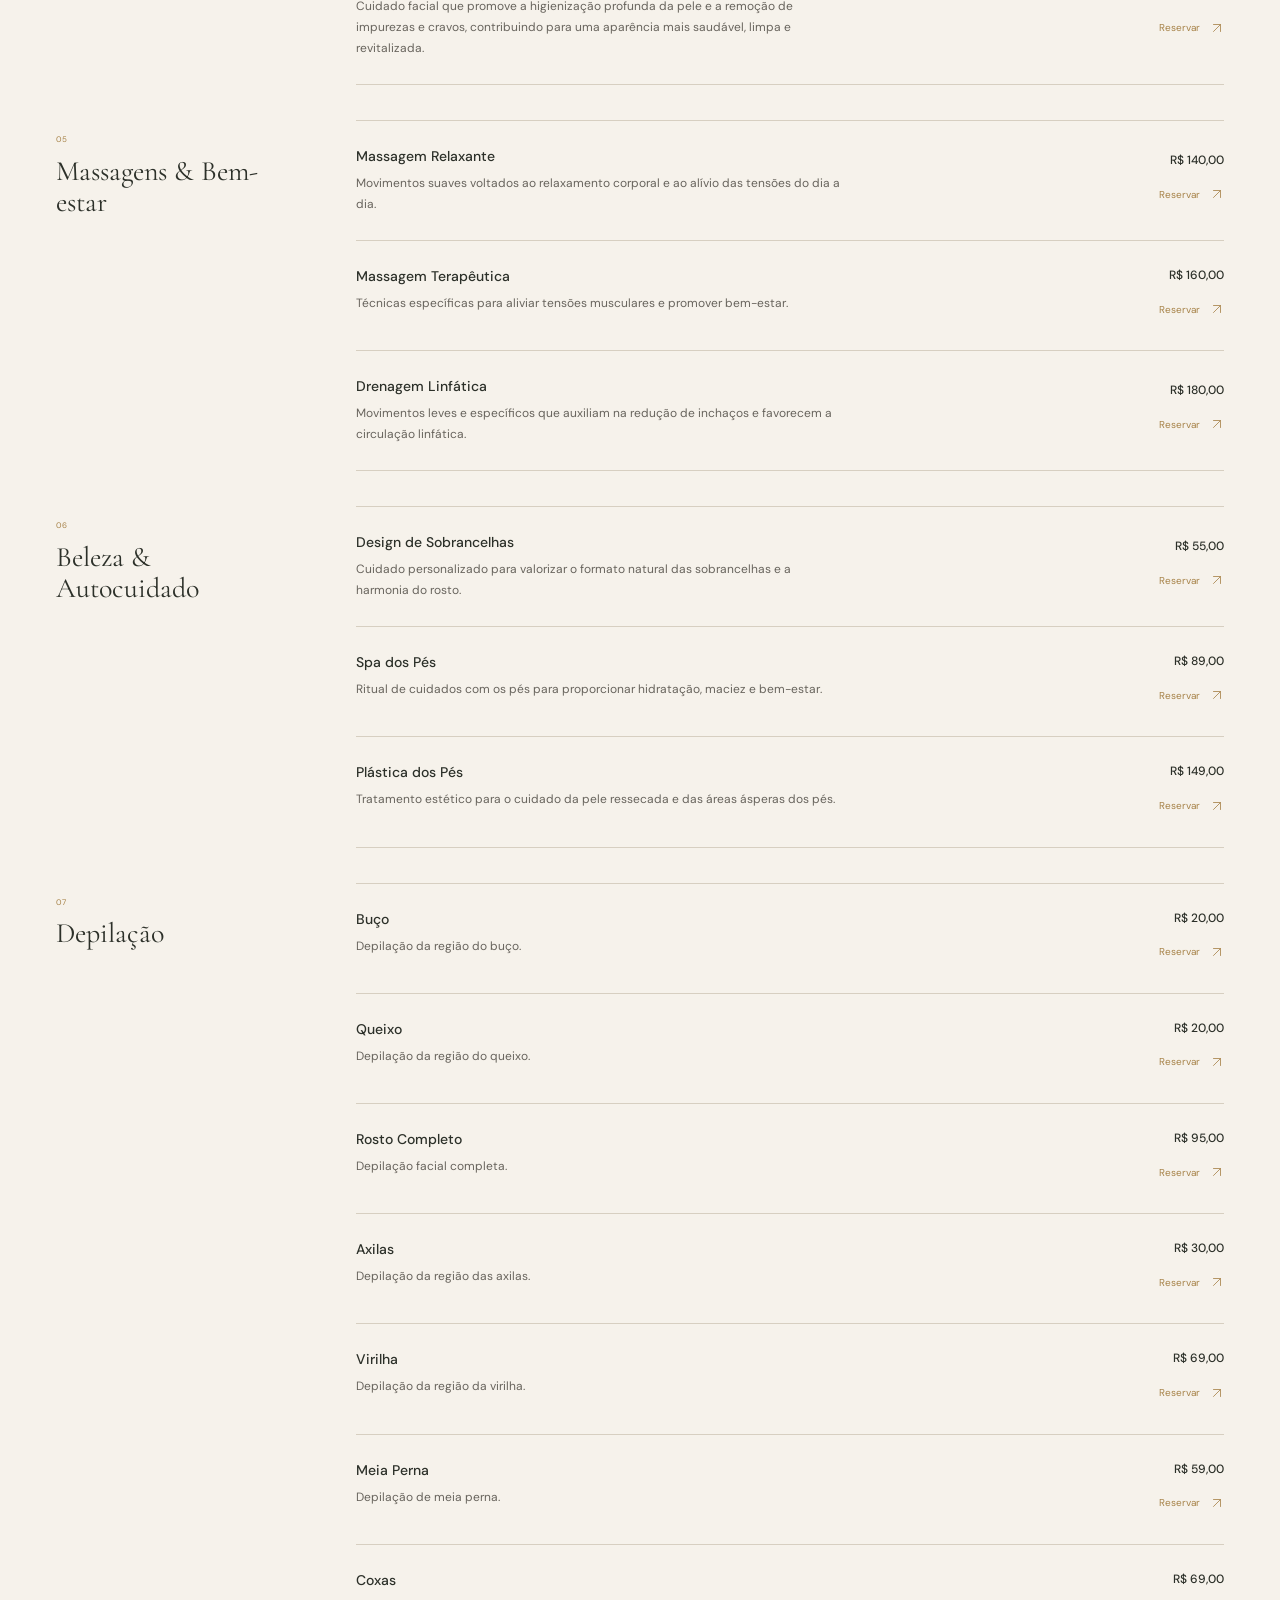
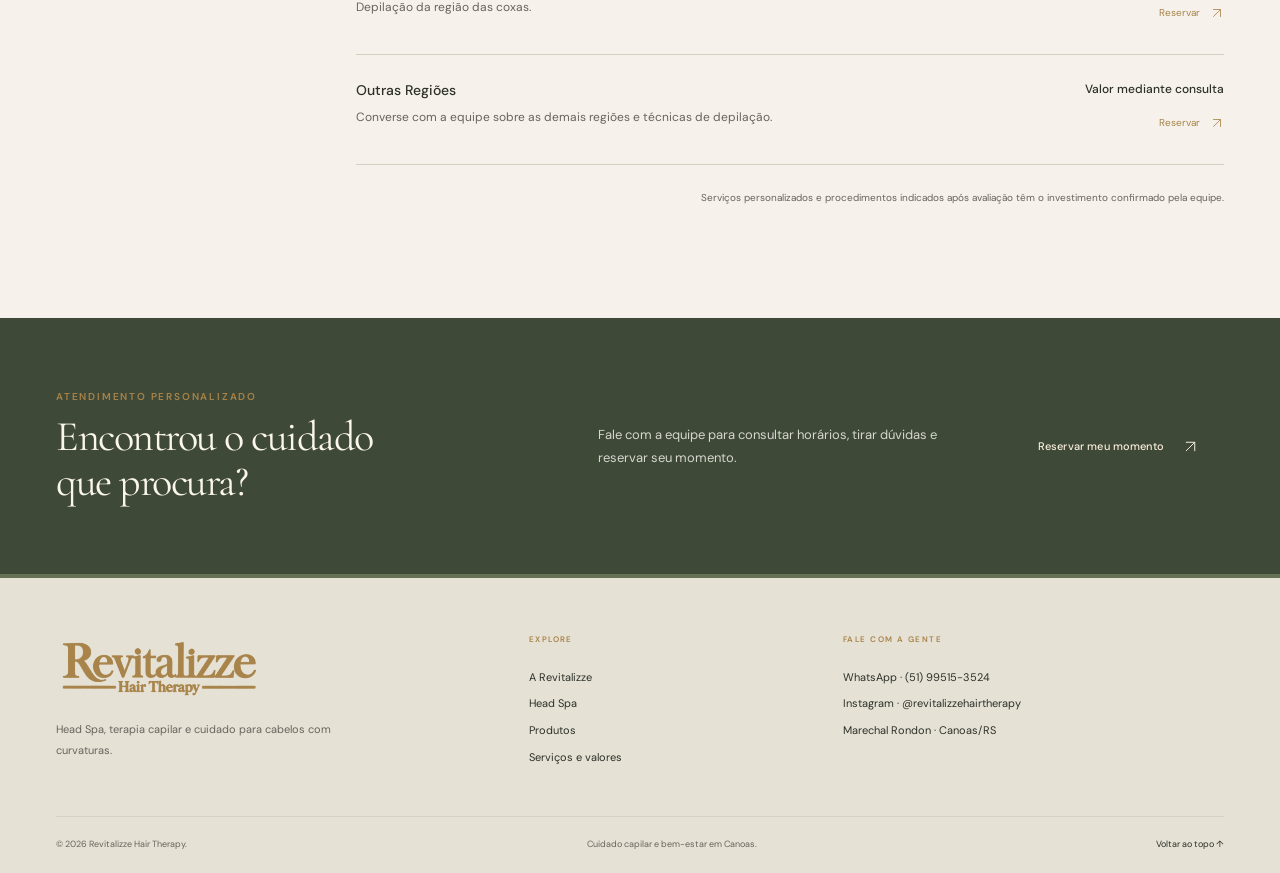
<file: servicos.html>
<!doctype html>
<html lang="pt-BR">
<head>
  <meta charset="UTF-8">
  <meta name="viewport" content="width=device-width, initial-scale=1, viewport-fit=cover">
  <meta name="theme-color" content="#3f4937">
  <meta name="description" content="Consulte os serviços e valores da Revitalizze Hair Therapy: Head Spa, terapia capilar, curvaturas, massagens, beleza e autocuidado em Canoas.">
  <meta property="og:title" content="Serviços e valores | Revitalizze Hair Therapy">
  <meta property="og:description" content="Conheça todos os cuidados Revitalizze, consulte valores e reserve seu momento pelo WhatsApp.">
  <meta property="og:type" content="website">
  <meta property="og:locale" content="pt_BR">
  <link rel="icon" href="assets/favicon.svg" type="image/svg+xml">
  <link rel="stylesheet" href="assets/fonts.css">
  <link rel="stylesheet" href="styles.css">
  <title>Serviços e valores | Revitalizze Hair Therapy</title>
</head>
<body class="services-page">
  <a class="skip-link" href="#conteudo">Ir para o conteúdo</a>
  <svg class="svg-library" xmlns="http://www.w3.org/2000/svg" aria-hidden="true"><defs>
    <symbol id="arrow" viewBox="0 0 24 24"><path d="M4 12h15m-6-6 6 6-6 6"/></symbol>
    <symbol id="diagonal" viewBox="0 0 24 24"><path d="M6 18 18 6M6 6h12v12"/></symbol>
    <symbol id="whatsapp" viewBox="0 0 24 24"><path d="M20.3 3.7A11.5 11.5 0 0 0 2.2 17.5L1 23l5.7-1.4A11.5 11.5 0 0 0 20.3 3.7Z"/><path d="M8 6.5c-.7-.3-1.5 1-1.5 2 0 3 5 8 8 8 1 0 2.5-1 2-1.7l-2.3-1.5c-.4-.2-.8.8-1.3.7-1.5-.5-3-2-3.5-3.5-.2-.4.9-.9.6-1.4L8 6.5Z"/></symbol>
  </defs></svg>

  <div class="topline">CANOAS/RS · ATENDIMENTO COM HORA MARCADA</div>
  <header class="site-header" id="inicio">
    <div class="header-inner container">
      <a class="brand" href="index.html" aria-label="Revitalizze Hair Therapy - página inicial"><span class="brand-mark" aria-hidden="true"></span></a>
      <button class="menu-toggle" type="button" aria-label="Abrir menu" aria-expanded="false" aria-controls="main-nav"><span></span><span></span></button>
      <nav id="main-nav" class="main-nav" aria-label="Navegação principal">
        <a href="index.html#sobre">A Revitalizze</a><a href="index.html#head-spa">Head Spa</a><a href="index.html#produtos">Produtos</a><a href="servicos.html" aria-current="page">Serviços e valores</a><a href="index.html#contato">Onde estamos</a>
        <a class="button button-small" data-wa="Olá! Quero reservar meu momento de cuidado na Revitalizze." href="https://wa.me/5551995153524" target="_blank" rel="noopener noreferrer">Reservar meu momento <svg><use href="#diagonal"/></svg></a>
      </nav>
    </div>
  </header>

  <main id="conteudo">
    <section class="page-hero">
      <div class="container page-hero-grid">
        <div><p class="eyebrow">REVITALIZZE HAIR THERAPY</p><h1>Serviços<br><em>& valores.</em></h1></div>
        <div class="page-hero-copy"><p>Encontre o cuidado que combina com o seu momento. Os serviços estão apresentados na ordem definida pela Revitalizze, com informações e valores para facilitar sua escolha.</p><a class="text-link" data-wa="Olá! Estou consultando os serviços e gostaria de ajuda para escolher o cuidado ideal." href="https://wa.me/5551995153524" target="_blank" rel="noopener noreferrer">Preciso de orientação <svg><use href="#diagonal"/></svg></a></div>
      </div>
      <div class="container service-page-notes"><span><strong id="service-total">31</strong> opções de cuidado</span><span>Atendimento individual</span><span>Reserva pelo WhatsApp</span></div>
    </section>

    <section class="section container services-section" aria-labelledby="services-title">
      <div class="section-heading"><div><p class="eyebrow">CATÁLOGO REVITALIZZE</p><h2 id="services-title">Escolha por categoria.</h2></div><p>Use os filtros para encontrar um serviço. Quando o cuidado depender de avaliação, o investimento é confirmado pela equipe.</p></div>
      <div class="service-filters" role="group" aria-label="Filtrar serviços"><button type="button" data-filter="all" aria-pressed="true">Todos os cuidados</button><button type="button" data-filter="capilar" aria-pressed="false">Head Spa & Terapia</button><button type="button" data-filter="curvaturas" aria-pressed="false">Curvaturas</button><button type="button" data-filter="coloracao" aria-pressed="false">Coloração</button><button type="button" data-filter="bem-estar" aria-pressed="false">Massagens</button><button type="button" data-filter="beleza" aria-pressed="false">Beleza & Autocuidado</button></div>
      <p class="sr-only" id="filter-status" aria-live="polite"></p>
      <div id="service-catalog"></div>
      <noscript><p>Consulte todos os serviços e valores pelo <a href="https://wa.me/5551995153524">WhatsApp (51) 99515-3524</a>.</p></noscript>
      <p class="catalog-note">Serviços personalizados e procedimentos indicados após avaliação têm o investimento confirmado pela equipe.</p>
    </section>

    <section class="services-page-cta"><div class="container"><div><p class="eyebrow">ATENDIMENTO PERSONALIZADO</p><h2>Encontrou o cuidado que procura?</h2></div><p>Fale com a equipe para consultar horários, tirar dúvidas e reservar seu momento.</p><a class="button button-light" data-wa="Olá! Consultei os serviços e quero reservar meu momento na Revitalizze." href="https://wa.me/5551995153524" target="_blank" rel="noopener noreferrer">Reservar meu momento <svg><use href="#diagonal"/></svg></a></div></section>
  </main>

  <footer class="site-footer"><div class="container footer-main"><div class="footer-brand"><a href="index.html" aria-label="Revitalizze Hair Therapy - página inicial"><span class="brand-mark" aria-hidden="true"></span></a><p>Head Spa, terapia capilar e cuidado para cabelos com curvaturas.</p></div><div><p class="eyebrow">EXPLORE</p><a href="index.html#sobre">A Revitalizze</a><a href="index.html#head-spa">Head Spa</a><a href="index.html#produtos">Produtos</a><a href="servicos.html">Serviços e valores</a></div><div><p class="eyebrow">FALE COM A GENTE</p><a href="https://wa.me/5551995153524" data-wa="Olá! Quero saber mais sobre a Revitalizze." target="_blank" rel="noopener noreferrer">WhatsApp · (51) 99515-3524</a><a href="https://www.instagram.com/revitalizzehairtherapy/" target="_blank" rel="noopener noreferrer">Instagram · @revitalizzehairtherapy</a><a href="index.html#contato">Marechal Rondon · Canoas/RS</a></div></div><div class="container footer-bottom"><span>© <span id="year">2026</span> Revitalizze Hair Therapy.</span><span>Cuidado capilar e bem-estar em Canoas.</span><a href="#inicio" aria-label="Voltar ao início">Voltar ao topo ↑</a></div></footer>
  <a class="floating-wa" data-wa="Olá! Vim pela página de serviços e quero reservar meu momento na Revitalizze." href="https://wa.me/5551995153524" target="_blank" rel="noopener noreferrer" aria-label="Reservar meu momento pelo WhatsApp"><span>Reservar meu momento</span><svg><use href="#whatsapp"/></svg></a>
  <script type="module" src="app.js"></script>
</body>
</html>
</file>
<file: assets/fonts.css>
/* latin */
@font-face {
  font-family: 'Cormorant Garamond';
  font-style: italic;
  font-weight: 400;
  font-display: swap;
  src: url(./type-0.woff2) format('woff2');
  unicode-range: U+0000-00FF, U+0131, U+0152-0153, U+02BB-02BC, U+02C6, U+02DA, U+02DC, U+0304, U+0308, U+0329, U+2000-206F, U+20AC, U+2122, U+2191, U+2193, U+2212, U+2215, U+FEFF, U+FFFD;
}
/* latin */
@font-face {
  font-family: 'Cormorant Garamond';
  font-style: italic;
  font-weight: 500;
  font-display: swap;
  src: url(./type-0.woff2) format('woff2');
  unicode-range: U+0000-00FF, U+0131, U+0152-0153, U+02BB-02BC, U+02C6, U+02DA, U+02DC, U+0304, U+0308, U+0329, U+2000-206F, U+20AC, U+2122, U+2191, U+2193, U+2212, U+2215, U+FEFF, U+FFFD;
}
/* latin */
@font-face {
  font-family: 'Cormorant Garamond';
  font-style: normal;
  font-weight: 400;
  font-display: swap;
  src: url(./type-1.woff2) format('woff2');
  unicode-range: U+0000-00FF, U+0131, U+0152-0153, U+02BB-02BC, U+02C6, U+02DA, U+02DC, U+0304, U+0308, U+0329, U+2000-206F, U+20AC, U+2122, U+2191, U+2193, U+2212, U+2215, U+FEFF, U+FFFD;
}
/* latin */
@font-face {
  font-family: 'Cormorant Garamond';
  font-style: normal;
  font-weight: 500;
  font-display: swap;
  src: url(./type-1.woff2) format('woff2');
  unicode-range: U+0000-00FF, U+0131, U+0152-0153, U+02BB-02BC, U+02C6, U+02DA, U+02DC, U+0304, U+0308, U+0329, U+2000-206F, U+20AC, U+2122, U+2191, U+2193, U+2212, U+2215, U+FEFF, U+FFFD;
}
/* latin */
@font-face {
  font-family: 'Cormorant Garamond';
  font-style: normal;
  font-weight: 600;
  font-display: swap;
  src: url(./type-1.woff2) format('woff2');
  unicode-range: U+0000-00FF, U+0131, U+0152-0153, U+02BB-02BC, U+02C6, U+02DA, U+02DC, U+0304, U+0308, U+0329, U+2000-206F, U+20AC, U+2122, U+2191, U+2193, U+2212, U+2215, U+FEFF, U+FFFD;
}
/* latin */
@font-face {
  font-family: 'DM Sans';
  font-style: normal;
  font-weight: 400;
  font-display: swap;
  src: url(./type-2.woff2) format('woff2');
  unicode-range: U+0000-00FF, U+0131, U+0152-0153, U+02BB-02BC, U+02C6, U+02DA, U+02DC, U+0304, U+0308, U+0329, U+2000-206F, U+20AC, U+2122, U+2191, U+2193, U+2212, U+2215, U+FEFF, U+FFFD;
}
/* latin */
@font-face {
  font-family: 'DM Sans';
  font-style: normal;
  font-weight: 450;
  font-display: swap;
  src: url(./type-2.woff2) format('woff2');
  unicode-range: U+0000-00FF, U+0131, U+0152-0153, U+02BB-02BC, U+02C6, U+02DA, U+02DC, U+0304, U+0308, U+0329, U+2000-206F, U+20AC, U+2122, U+2191, U+2193, U+2212, U+2215, U+FEFF, U+FFFD;
}
/* latin */
@font-face {
  font-family: 'DM Sans';
  font-style: normal;
  font-weight: 500;
  font-display: swap;
  src: url(./type-2.woff2) format('woff2');
  unicode-range: U+0000-00FF, U+0131, U+0152-0153, U+02BB-02BC, U+02C6, U+02DA, U+02DC, U+0304, U+0308, U+0329, U+2000-206F, U+20AC, U+2122, U+2191, U+2193, U+2212, U+2215, U+FEFF, U+FFFD;
}
/* latin */
@font-face {
  font-family: 'DM Sans';
  font-style: normal;
  font-weight: 550;
  font-display: swap;
  src: url(./type-2.woff2) format('woff2');
  unicode-range: U+0000-00FF, U+0131, U+0152-0153, U+02BB-02BC, U+02C6, U+02DA, U+02DC, U+0304, U+0308, U+0329, U+2000-206F, U+20AC, U+2122, U+2191, U+2193, U+2212, U+2215, U+FEFF, U+FFFD;
}
/* latin */
@font-face {
  font-family: 'DM Sans';
  font-style: normal;
  font-weight: 600;
  font-display: swap;
  src: url(./type-2.woff2) format('woff2');
  unicode-range: U+0000-00FF, U+0131, U+0152-0153, U+02BB-02BC, U+02C6, U+02DA, U+02DC, U+0304, U+0308, U+0329, U+2000-206F, U+20AC, U+2122, U+2191, U+2193, U+2212, U+2215, U+FEFF, U+FFFD;
}
/* latin */
@font-face {
  font-family: 'DM Sans';
  font-style: normal;
  font-weight: 650;
  font-display: swap;
  src: url(./type-2.woff2) format('woff2');
  unicode-range: U+0000-00FF, U+0131, U+0152-0153, U+02BB-02BC, U+02C6, U+02DA, U+02DC, U+0304, U+0308, U+0329, U+2000-206F, U+20AC, U+2122, U+2191, U+2193, U+2212, U+2215, U+FEFF, U+FFFD;
}
/* latin */
@font-face {
  font-family: 'DM Sans';
  font-style: normal;
  font-weight: 700;
  font-display: swap;
  src: url(./type-2.woff2) format('woff2');
  unicode-range: U+0000-00FF, U+0131, U+0152-0153, U+02BB-02BC, U+02C6, U+02DA, U+02DC, U+0304, U+0308, U+0329, U+2000-206F, U+20AC, U+2122, U+2191, U+2193, U+2212, U+2215, U+FEFF, U+FFFD;
}
</file>
<file: styles.css>
:root{--paper:#f8f5ef;--cream:#f0e9df;--ink:#382f29;--muted:#74695e;--gold:#98703a;--gold-light:#c7ab77;--line:#dcd2c3;--dark:#39352c;--ease-out:cubic-bezier(.23,1,.32,1)}
*{box-sizing:border-box}html{scroll-behavior:smooth;scroll-padding-top:110px;-webkit-tap-highlight-color:transparent;-webkit-text-size-adjust:100%}body{margin:0;background:var(--paper);color:var(--ink);font-family:'DM Sans',sans-serif;font-size:14px;line-height:1.75}body,button{font-synthesis:none}a{color:inherit;text-decoration:none}button,input{font:inherit}button,a{touch-action:manipulation}button{cursor:pointer}button:disabled{cursor:default}img{display:block;max-width:100%;height:auto}svg{width:24px;height:24px;fill:none;stroke:currentColor;stroke-width:1.4;stroke-linecap:round;stroke-linejoin:round;flex-shrink:0}h1,h2,h3,h4,p,figure{margin:0}h1,h2,h3{font-family:'Cormorant Garamond',Georgia,serif;font-weight:400}h1,h2{line-height:1.05;letter-spacing:-.035em;text-wrap:balance}h2{font-size:clamp(36px,4.4vw,60px)}em{font-family:'Cormorant Garamond',Georgia,serif;font-weight:400;color:var(--gold)}p{color:var(--muted)}::selection{background:#dcccaa;color:var(--ink)}:focus-visible{outline:2px solid var(--gold);outline-offset:5px}[hidden]{display:none!important}.container{width:min(1200px,calc(100% - 112px));margin-inline:auto}.section{padding-block:110px}.eyebrow{font-size:10px;font-weight:600;letter-spacing:.17em;line-height:1.7;color:var(--gold)}.svg-library{position:absolute;width:0;height:0;overflow:hidden}.sr-only{position:absolute;width:1px;height:1px;padding:0;margin:-1px;overflow:hidden;clip:rect(0,0,0,0);white-space:nowrap;border:0}.skip-link{position:fixed;z-index:100;top:8px;left:12px;transform:translateY(-160%);background:var(--ink);color:white;padding:10px 18px}.skip-link:focus{transform:translateY(0)}.topline{padding:8px 16px;background:#eae2d5;font-size:9px;font-weight:500;letter-spacing:.22em;text-align:center;color:#73614b}.site-header{position:sticky;top:0;z-index:30;background:rgba(248,245,239,.97);border-bottom:1px solid #e7dfd2}.header-inner{display:flex;align-items:center;justify-content:space-between;min-height:96px;gap:32px}.brand{width:190px;flex-shrink:0}.main-nav{display:flex;gap:30px;align-items:center}.main-nav>a:not(.button){font-size:12px;white-space:nowrap}.button{display:inline-flex;align-items:center;justify-content:center;gap:18px;min-height:52px;padding:14px 24px;border:1px solid var(--ink);background:var(--ink);color:#fffaf2;font-size:11px;font-weight:500;letter-spacing:.025em;line-height:1.5;transition:background 180ms ease,transform 160ms var(--ease-out);text-align:center}.button svg{width:17px;height:17px}.button:active,.service-book:active,.floating-wa:active{transform:scale(.97)}.button-small{min-height:43px;padding:10px 17px;font-size:10px;gap:14px}.text-link{display:inline-flex;align-items:center;gap:16px;font-size:11px;font-weight:500;color:var(--ink);padding-block:5px}.text-link svg{width:17px;height:17px}.text-link span{font-size:17px}.menu-toggle{display:none}.hero{display:grid;grid-template-columns:1.04fr 1fr;gap:65px;padding-block:56px 66px;align-items:center}.hero-copy{padding-block:16px}.hero .eyebrow{font-size:9px;display:flex;align-items:center;gap:12px}.tiny-line{height:1px;width:27px;background:var(--gold)}h1{font-size:clamp(62px,6.6vw,88px);margin:25px 0 24px;line-height:.99;letter-spacing:-.045em}h1 em{font-size:1.08em}.hero-description{max-width:350px;font-size:14px;line-height:1.9}.hero-actions{display:flex;flex-direction:column;align-items:flex-start;gap:14px;margin-top:29px}.hero-note{display:flex;align-items:center;gap:13px;margin-top:33px;color:var(--muted);font-size:10px;line-height:1.8}.hero-note svg{width:29px;height:29px;color:var(--gold)}.hero-note strong{font-weight:400;color:var(--ink)}.hero-visual{position:relative;margin-left:15px;padding-bottom:76px}.hero-image-frame{position:relative;overflow:hidden;border-radius:230px 230px 3px 3px;height:510px;background:var(--cream)}.hero-image{width:100%;height:100%;object-fit:cover;object-position:50% 62%;filter:saturate(.75)}.image-caption{position:absolute;bottom:14px;right:15px;font-size:7px;letter-spacing:.16em;color:white;text-shadow:0 1px 5px #000b}.hero-seal{position:absolute;left:-53px;top:34px;width:114px;height:114px;border-radius:50%;border:1px solid var(--gold-light);background:var(--paper);padding:13px;text-align:center;display:grid;justify-items:center;align-content:center;gap:5px;transform:rotate(-9deg)}.hero-seal svg{width:21px;height:21px;color:var(--gold)}.hero-seal span{font-size:11px;line-height:1.5}.hero-seal em{font-size:20px}.hero-image-label{position:absolute;bottom:0;left:0;right:0;border-bottom:1px solid var(--line);padding:18px 0;display:grid;grid-template-columns:1fr auto;align-items:center;gap:3px}.hero-image-label>span{grid-column:1;font-size:8px;letter-spacing:.14em;color:var(--gold)}.hero-image-label p{font-family:'Cormorant Garamond',Georgia,serif;font-size:27px;line-height:1.3;color:var(--ink)}.hero-image-label>a{grid-column:2;grid-row:1/3;display:grid;place-items:center;width:42px;height:42px;border:1px solid var(--line);border-radius:50%}.hero-image-label svg{width:18px}.care-paths{display:grid;grid-template-columns:repeat(3,1fr);border-block:1px solid var(--line)}.care-paths>a{display:flex;align-items:center;gap:21px;padding:25px 27px;position:relative}.care-paths>a:first-child{padding-left:0}.care-paths>a:last-child{padding-right:0}.care-paths>a+ a:before{content:'';position:absolute;left:0;top:24px;bottom:24px;width:1px;background:var(--line)}.path-number{font-family:'Cormorant Garamond',Georgia,serif;font-size:35px;color:var(--gold-light)}.care-paths small{display:block;font-size:7px;font-weight:500;letter-spacing:.13em;color:var(--muted)}.care-paths div>span{display:block;font-size:24px;font-family:'Cormorant Garamond',Georgia,serif;line-height:1.5}.care-paths svg{width:17px;height:17px;margin-left:auto;color:var(--gold)}.about{display:grid;grid-template-columns:1fr 3fr;gap:40px}.about-label{display:flex;flex-direction:column;justify-content:space-between;align-items:flex-start}.about-flower{height:66px;width:66px;color:var(--gold-light)}.about h2{font-size:clamp(36px,3.7vw,50px)}.about-body{display:grid;grid-template-columns:1fr 1fr;gap:34px;margin:25px 0 20px;font-size:12px;line-height:1.9}.headspa-section{background:var(--cream);padding-block:90px}.headspa-grid{display:grid;grid-template-columns:1fr 1.08fr;gap:90px;align-items:center}.spa-image-wrap{position:relative;align-self:stretch;min-height:565px;overflow:hidden}.spa-image-wrap>img{width:100%;height:100%;position:absolute;inset:0;object-fit:cover;object-position:49% 50%;filter:saturate(.55)}.spa-image-wrap:after{content:'';position:absolute;inset:40% 0 0;background:linear-gradient(transparent,#2f261da6)}.spa-image-wrap>.image-caption{top:18px;bottom:auto;z-index:1}.photo-footnote{position:absolute;left:32px;bottom:35px;z-index:1}.photo-footnote>span{display:block;font-size:9px;letter-spacing:.16em;color:#f2e7d4}.photo-footnote>em{display:block;font-size:37px;color:#fff5e6;line-height:1.3}.spa-copy>.eyebrow{margin-bottom:18px}.spa-copy>p:not(.eyebrow):not(.fine-print){margin-top:23px;max-width:410px;font-size:12px;line-height:1.9}.ritual-list{list-style:none;padding:0;margin:25px 0 28px;border-top:1px solid #d6c8b6}.ritual-list li{display:flex;align-items:center;gap:19px;padding:12px 0;border-bottom:1px solid #d6c8b6;font-size:11px}.ritual-list li>span{font-size:10px;color:var(--gold)}.spa-investment{display:flex;align-items:center;justify-content:space-between;gap:18px}.spa-investment small{display:block;font-size:7px;letter-spacing:.12em;color:var(--gold)}.spa-investment strong{display:block;font-family:'Cormorant Garamond',Georgia,serif;font-weight:400;font-size:37px;line-height:1.3;white-space:nowrap}.spa-investment strong>span{font-size:22px}.spa-investment .button{padding-inline:18px;font-size:10px;gap:12px}.fine-print{font-size:9px;line-height:1.8;margin-top:18px}.therapy{display:grid;grid-template-columns:1fr 1.2fr;gap:90px;align-items:center}.therapy-intro>h2{margin:17px 0 24px}.therapy-intro>p:not(.eyebrow){font-size:12px;max-width:360px}.evaluation{display:flex;gap:16px;margin-block:26px;padding-block:21px;border-block:1px solid var(--line)}.evaluation>svg{width:30px;height:30px;color:var(--gold)}.evaluation h3{font-size:25px;margin-bottom:6px}.evaluation p{font-size:11px;line-height:1.85}.evaluation strong{font-weight:500;color:var(--ink)}.therapy-details{padding-top:12px}.therapy-details>.eyebrow{font-size:8px}.concern-grid{display:grid;grid-template-columns:1fr 1fr;margin-top:20px}.concern-grid>div{padding:23px 25px 26px 0}.concern-grid>div:nth-child(even){padding-right:0;padding-left:26px;border-left:1px solid var(--line)}.concern-grid>div:nth-child(-n+2){border-bottom:1px solid var(--line)}.concern-grid>div>span{font-size:9px;color:var(--gold)}.concern-grid h3{font-size:26px;margin:9px 0 8px}.concern-grid p{font-size:11px;line-height:1.85}.therapy-note{margin-top:26px;font-size:9px;color:var(--muted)}.therapy-note span{display:block;color:var(--gold)}.curls-section{background:#e9e3d8;padding-block:80px}.curls-grid{display:grid;grid-template-columns:1.1fr 1fr;align-items:center;gap:105px}.curls-copy{padding-block:20px}.curls-copy h2{margin-block:17px 27px;font-size:clamp(43px,5.1vw,67px)}.curls-copy>p:not(.eyebrow){font-size:12px;max-width:390px;line-height:1.95}.curl-types{display:flex;gap:18px;flex-wrap:wrap;margin-block:21px;font-size:10px;font-weight:500;letter-spacing:.02em;color:var(--gold)}.curl-types span+span:before{content:'·';margin-right:18px}.curls-copy>.button{margin-top:28px}.curls-image{position:relative}.curls-image img{width:100%;height:580px;object-fit:cover;object-position:50% 38%;filter:saturate(.65);border-radius:230px 230px 0 0}.curls-image figcaption{font-size:8px;letter-spacing:.11em;padding-top:15px;display:flex;justify-content:space-between;gap:12px;color:var(--gold)}.curls-image figcaption span{font-size:7px;letter-spacing:.02em;color:var(--muted)}.section-heading{display:flex;align-items:flex-end;justify-content:space-between;gap:45px}.section-heading h2{margin-top:14px}.section-heading>p{max-width:285px;font-size:11px;line-height:1.9}.service-filters{display:flex;gap:9px;flex-wrap:wrap;margin:35px 0 40px;border-bottom:1px solid var(--line);padding-bottom:20px}.service-filters button{border:1px solid transparent;background:transparent;color:var(--muted);font-size:10px;min-height:42px;padding:9px 17px;transition:background 160ms ease,color 160ms ease}.service-filters button[aria-pressed=true]{color:var(--ink);background:#e9e0d2;border-color:#e9e0d2}.service-group{display:grid;grid-template-columns:250px 1fr;gap:40px;margin-top:35px}.service-group-title{font-size:26px;line-height:1.1;padding-top:15px;max-width:210px}.service-group-title span{display:block;margin-bottom:12px;font-family:'DM Sans',sans-serif;color:var(--gold);font-size:8px;letter-spacing:.08em}.service-items{border-top:1px solid var(--line)}.service-row{display:grid;grid-template-columns:1fr 180px;gap:35px;padding:22px 0;border-bottom:1px solid var(--line)}.service-row h4{font-weight:500;font-size:12px;line-height:1.5;margin-bottom:6px}.service-row p{font-size:10px;line-height:1.9;max-width:490px}.service-action{text-align:right;align-self:center}.service-action strong{display:block;font-weight:500;font-size:11px;line-height:1.6}.service-book{display:inline-flex;align-items:center;gap:10px;font-size:9px;color:var(--gold);margin-top:8px;min-height:32px}.service-book svg{width:14px;height:14px}.catalog-note{text-align:right;margin-top:24px;font-size:9px}.pause-section{padding-block:64px;background:var(--dark);color:#fbf4e8}.pause-inner{text-align:center;display:flex;flex-direction:column;align-items:center;gap:26px}.pause-inner>svg{height:31px;width:31px;color:var(--gold-light)}.pause-inner>p{font-family:'Cormorant Garamond',Georgia,serif;font-size:clamp(36px,4.4vw,58px);line-height:1.1;letter-spacing:-.02em;color:#fbf4e8}.pause-inner em{color:#d9bd86}.button-light{background:transparent;border-color:#a2967e;color:#f8eddb;font-size:10px}.reviews-section{display:grid;grid-template-columns:1fr 1.45fr;gap:90px}.reviews-section h2{margin-top:16px}.review-invitation{border-left:1px solid var(--line);padding-left:55px}.review-invitation>svg{color:var(--gold);width:25px;height:25px;margin-bottom:15px}.review-invitation h3{font-size:29px;line-height:1.2;margin-bottom:14px}.review-invitation p{font-size:12px;max-width:410px;margin-bottom:16px}.faq-section{background:var(--cream);padding-block:90px}.faq-grid{display:grid;grid-template-columns:1fr 1.5fr;gap:100px}.faq-grid h2{margin-block:18px 24px}.faq-grid>div>p:not(.eyebrow){font-size:12px;max-width:285px;margin-bottom:18px}.faq-list{border-top:1px solid #d8cbbb}.faq-list details{border-bottom:1px solid #d8cbbb}.faq-list summary{display:flex;justify-content:space-between;align-items:center;gap:25px;list-style:none;padding-block:23px;font-size:12px;font-weight:500;cursor:pointer;line-height:1.5;touch-action:manipulation}.faq-list summary::-webkit-details-marker{display:none}.faq-list summary>span{position:relative;width:14px;height:14px;flex-shrink:0}.faq-list summary>span:before,.faq-list summary>span:after{content:'';position:absolute;left:0;right:0;top:6px;height:1px;background:var(--gold)}.faq-list summary>span:after{transform:rotate(90deg)}.faq-list details[open] summary>span:after{transform:rotate(0)}.faq-list details>p{padding:0 27px 22px 0;font-size:11px;line-height:1.95}.contact-section{display:grid;grid-template-columns:1fr 1.15fr;gap:90px;align-items:center}.contact-copy>h2{margin-block:17px 33px}.contact-item{display:flex;gap:18px;margin-bottom:25px}.contact-item>svg{height:21px;width:21px;margin-top:3px;color:var(--gold)}.contact-item h3{font-family:'DM Sans',sans-serif;font-weight:500;font-size:11px;margin-bottom:6px}.contact-item p{font-size:12px;line-height:1.95}.contact-item strong{display:inline-block;margin-left:20px;color:var(--ink);font-weight:450}.contact-item .text-link{font-size:10px;margin-top:5px}.contact-copy>.button{margin-top:5px}.map-wrap{position:relative;height:520px;border:1px solid var(--line);padding:10px;background:#e6e1d5}.map-wrap iframe{width:100%;height:100%;border:0;filter:saturate(.5)}.map-caption{position:absolute;bottom:24px;left:24px;right:24px;background:var(--paper);padding:16px 20px;display:flex;align-items:center;justify-content:space-between;box-shadow:0 4px 20px #33291c0a}.map-caption>span{font-size:9px;letter-spacing:.11em}.map-caption>a{display:grid;place-items:center;min-height:30px;width:30px;color:var(--gold)}.map-caption svg{height:17px;width:17px}.site-footer{background:#eee7db;padding-top:55px}.footer-main{display:grid;grid-template-columns:1.3fr .8fr 1.2fr;gap:60px;padding-bottom:45px}.footer-brand img{width:210px;margin-bottom:17px}.footer-brand p{font-size:11px;line-height:1.9}.footer-main>div>.eyebrow{font-size:8px;margin-bottom:17px}.footer-main>div>a:not(:first-child){display:block;width:fit-content;font-size:10px;padding-block:4px}.footer-bottom{border-top:1px solid var(--line);padding-block:20px;display:flex;justify-content:space-between;gap:20px;font-size:8px;color:var(--muted)}.footer-bottom>a{color:var(--ink)}.floating-wa{position:fixed;right:25px;bottom:25px;z-index:40;display:flex;gap:12px;align-items:center;transition:transform 160ms var(--ease-out)}.floating-wa>svg{width:52px;height:52px;padding:13px;border-radius:50%;background:#35634a;color:white;stroke-width:1.35;box-shadow:0 4px 18px #242f1e26}.floating-wa>span{font-size:10px;padding:9px 13px;background:var(--paper);box-shadow:0 2px 16px #2f281315;border:1px solid var(--line);border-radius:3px}
@media(hover:hover) and (pointer:fine){.button:hover{background:#574333}.button-light:hover{background:#f8eddb;color:var(--ink)}.text-link:hover,.main-nav>a:not(.button):hover,.footer-main a:hover{color:var(--gold)}.care-paths a:hover>svg,.hero-image-label a:hover>svg{transform:translate(2px,-2px)}.care-paths svg,.hero-image-label svg{transition:transform 180ms var(--ease-out)}.service-book:hover{text-decoration:underline;text-underline-offset:4px}.service-filters button:hover{background:#ede5d9;color:var(--ink)}.floating-wa:hover{transform:translateY(-2px)}}
@media(min-width:1550px){.container{width:min(1280px,calc(100% - 160px))}.hero{gap:100px;padding-block:65px 76px}.hero-image-frame{height:570px}h1{font-size:100px}}
@media(max-width:1150px){.container{width:calc(100% - 72px)}.main-nav{gap:20px}.brand{width:170px}.main-nav>a:not(.button){font-size:11px}.hero{gap:45px}.hero-image-frame{height:490px}.hero-seal{left:-35px;width:95px;height:95px}.hero-seal span{font-size:10px}.hero-seal em{font-size:18px}.headspa-grid,.therapy,.contact-section{gap:55px}.curls-grid{gap:70px}.care-paths>a{padding-inline:20px;gap:14px}.care-paths div>span{font-size:22px}.care-paths small{font-size:6px}.spa-investment{align-items:flex-start;flex-direction:column}.spa-image-wrap{min-height:620px}.service-group{grid-template-columns:210px 1fr;gap:30px}.service-row{grid-template-columns:1fr 155px;gap:22px}.faq-grid{gap:65px}}
@media(max-width:1000px){.site-header{position:sticky}.header-inner{min-height:80px}.brand{width:175px}.menu-toggle{display:flex;flex-direction:column;gap:6px;justify-content:center;align-items:center;background:transparent;border:1px solid var(--line);width:44px;height:44px}.menu-toggle span{display:block;width:19px;height:1px;background:var(--ink)}.menu-toggle[aria-expanded=true] span:first-child{transform:translateY(3.5px) rotate(45deg)}.menu-toggle[aria-expanded=true] span:last-child{transform:translateY(-3.5px) rotate(-45deg)}.main-nav{position:absolute;top:100%;left:0;right:0;background:var(--paper);border-bottom:1px solid var(--line);padding:20px 36px 28px;box-shadow:0 15px 20px #3a2d1b09;display:none;flex-direction:column;align-items:stretch;gap:0}.main-nav.is-open{display:flex}.main-nav>a:not(.button){font-size:13px;padding:12px 0;border-bottom:1px solid var(--line)}.main-nav .button{margin-top:18px;align-self:flex-start}.hero{gap:30px;padding-top:42px}h1{font-size:70px}.hero .eyebrow{font-size:7px;letter-spacing:.1em}.hero-image-frame{height:470px}.hero-visual{margin-left:5px}.hero-seal{left:-25px;top:24px}.hero-copy .button{font-size:10px;padding-inline:19px;gap:10px}.hero-description{font-size:12px}.care-paths>a{padding:22px 15px;gap:10px}.care-paths div>span{font-size:19px}.care-paths small{font-size:5.5px}.path-number{font-size:28px}.care-paths svg{width:14px}.section{padding-block:85px}.about{grid-template-columns:1fr 3fr;gap:30px}.about-body{gap:24px;font-size:11px}.headspa-grid{gap:40px;grid-template-columns:.95fr 1.1fr}.spa-image-wrap{min-height:610px}.spa-copy h2{font-size:43px}.ritual-list li{font-size:10px;gap:14px}.therapy{gap:45px}.concern-grid h3{font-size:23px}.curls-grid{gap:55px}.curls-image img{height:540px}.service-group{grid-template-columns:180px 1fr;gap:20px}.service-group-title{font-size:23px}.service-row{grid-template-columns:1fr 140px;gap:16px}.section-heading>p{max-width:245px}.reviews-section{gap:45px}.review-invitation{padding-left:35px}.faq-grid{gap:45px;grid-template-columns:1fr 1.5fr}.contact-section{gap:45px}.contact-copy h2{font-size:45px}.map-wrap{height:510px}.footer-main{gap:30px}.footer-brand img{width:180px}.footer-main>div>a:not(:first-child){font-size:9px}}
@media(max-width:700px){html{scroll-padding-top:95px}.container{width:calc(100% - 40px)}.topline{font-size:7px;padding-block:7px;letter-spacing:.16em}.header-inner{min-height:74px}.brand{width:164px}.hero{grid-template-columns:1fr;gap:30px;padding-block:35px 36px}.hero-copy{padding:0}.hero .eyebrow{font-size:7px;letter-spacing:.12em}.hero h1{font-size:clamp(65px,13.8vw,88px);margin-top:22px;margin-bottom:22px;line-height:.98}.hero-description{font-size:13px;max-width:340px}.hero-actions{gap:11px;margin-top:23px}.hero-copy .button{font-size:11px;padding:14px 20px}.hero-note{margin-top:19px;font-size:9px}.hero-visual{width:85%;margin-left:auto;padding-bottom:70px;max-width:430px}.hero-image-frame{height:400px;border-radius:230px 230px 2px 2px}.hero-image{object-position:50% 57%}.hero-seal{width:102px;height:102px;left:-42px;top:40px}.hero-image-label{padding-block:16px}.hero-image-label>span{font-size:7px}.hero-image-label p{font-size:26px}.hero-image-label>a{height:37px;width:37px}.care-paths{grid-template-columns:1fr}.care-paths>a{padding:16px 0!important;gap:21px}.care-paths>a+ a{border-top:1px solid var(--line)}.care-paths>a+ a:before{display:none}.path-number{font-size:31px;min-width:29px}.care-paths small{font-size:7px}.care-paths div>span{font-size:25px}.care-paths svg{width:20px;height:20px}.section{padding-block:66px}.about{grid-template-columns:1fr;gap:23px}.about-label{display:block}.about-flower{display:none}.about h2{font-size:36px}.about-body{grid-template-columns:1fr;gap:16px;margin-block:20px;font-size:12px}.eyebrow{font-size:8px}.headspa-section{padding-block:55px}.headspa-grid{grid-template-columns:1fr;gap:34px}.spa-image-wrap{min-height:370px}.spa-image-wrap>img{object-position:center}.photo-footnote{left:24px;bottom:27px}.photo-footnote>em{font-size:34px}.photo-footnote>span{font-size:8px}.spa-copy h2{font-size:48px}.spa-copy>.eyebrow{margin-bottom:15px}.spa-copy>p:not(.eyebrow):not(.fine-print){font-size:12px;margin-top:19px}.ritual-list li{font-size:10px;padding-block:14px}.spa-investment{flex-direction:row;align-items:center;gap:15px}.spa-investment strong{font-size:34px}.spa-investment .button{font-size:9px;padding-inline:12px;gap:8px;min-height:47px}.spa-investment small{font-size:6px}.fine-print{font-size:9px}.therapy{grid-template-columns:1fr;gap:33px}.therapy-intro h2{font-size:46px}.therapy-intro>p:not(.eyebrow){max-width:none;font-size:12px}.evaluation p{font-size:11px}.therapy-details>.eyebrow{font-size:7px}.concern-grid{margin-top:10px}.concern-grid h3{font-size:25px}.concern-grid p{font-size:10px}.concern-grid>div{padding-right:19px}.concern-grid>div:nth-child(even){padding-left:19px}.therapy-note{font-size:9px}.curls-section{padding-block:50px}.curls-grid{grid-template-columns:1fr;gap:32px}.curls-copy{padding:0}.curls-copy h2{font-size:51px;margin-bottom:22px}.curls-copy>p:not(.eyebrow){font-size:12px}.curls-image{width:88%;margin-left:auto}.curls-image img{height:450px}.curls-image figcaption{font-size:6px;letter-spacing:.04em}.curls-image figcaption span{font-size:6px}.section-heading{display:block}.section-heading h2{font-size:40px;margin-top:13px}.section-heading>p{font-size:12px;max-width:none;margin-top:18px}.service-filters{margin-top:25px;margin-bottom:25px;gap:6px;padding-bottom:16px}.service-filters button{font-size:9px;min-height:39px;padding:8px 12px}.service-group{grid-template-columns:1fr;gap:17px;margin-top:32px}.service-group-title{display:flex;gap:13px;align-items:center;max-width:none;padding-top:0;font-size:27px}.service-group-title span{margin-bottom:0;font-size:8px}.service-row{grid-template-columns:1fr 125px;gap:17px;padding-block:19px}.service-row h4{font-size:11px}.service-row p{font-size:10px}.service-action strong{font-size:10px}.service-book{font-size:9px;min-height:35px}.catalog-note{font-size:9px;text-align:left}.pause-section{padding-block:48px}.pause-inner{gap:23px}.pause-inner>p{font-size:38px}.pause-inner .button{font-size:10px}.reviews-section{grid-template-columns:1fr;gap:29px}.reviews-section h2{font-size:43px}.review-invitation{padding-left:0;border-left:0;border-top:1px solid var(--line);padding-top:25px}.review-invitation h3{font-size:28px}.review-invitation p{font-size:12px}.faq-section{padding-block:57px}.faq-grid{grid-template-columns:1fr;gap:30px}.faq-grid h2{font-size:46px}.faq-grid>div>p:not(.eyebrow){font-size:12px;max-width:none}.faq-list summary{font-size:11px;padding-block:20px}.faq-list details>p{font-size:11px}.contact-section{grid-template-columns:1fr;gap:35px}.contact-copy>h2{font-size:45px}.map-wrap{height:390px}.map-caption{left:20px;right:20px;bottom:20px;padding:12px 15px}.map-caption>span{font-size:8px}.site-footer{padding-top:42px}.footer-main{grid-template-columns:1fr 1fr;gap:32px 20px;padding-bottom:32px}.footer-brand{grid-column:1/-1;display:flex;align-items:center;gap:25px}.footer-brand img{width:160px;margin:0}.footer-brand p{font-size:9px;line-height:1.8}.footer-main>div>.eyebrow{font-size:7px;margin-bottom:12px}.footer-main>div>a:not(:first-child){font-size:9px;overflow-wrap:anywhere;padding-block:5px}.footer-bottom{flex-wrap:wrap;gap:8px 15px;font-size:7px;padding-block:18px;padding-bottom:85px}.footer-bottom>span:nth-child(2){display:none}.footer-bottom>a{margin-left:auto}.floating-wa{right:18px;bottom:calc(18px + env(safe-area-inset-bottom,0px))}.floating-wa>span{display:none}.floating-wa>svg{width:53px;height:53px}.main-nav{padding-inline:20px}}
@media(max-width:360px){.container{width:calc(100% - 32px)}.hero h1{font-size:62px}.hero .eyebrow{font-size:6px;gap:7px}.hero-image-frame{height:340px}.hero-seal{left:-32px;width:90px;height:90px}.spa-investment{flex-wrap:wrap}.service-row{grid-template-columns:1fr 108px;gap:12px}.service-action strong{font-size:9px}.footer-brand{gap:15px}.footer-brand img{width:145px}.curls-copy h2{font-size:45px}}
@media(prefers-reduced-motion:reduce){html{scroll-behavior:auto}*,*::before,*::after{animation:none!important;transition-duration:0ms!important}}

/* Professional visual refresh */
:root{
  --paper:#f5f1eb;
  --cream:#e9e3da;
  --ink:#2d2e2a;
  --muted:#68635d;
  --gold:#96785d;
  --gold-light:#c7b49c;
  --line:#d8d0c6;
  --dark:#30332e;
}
body{font-size:15px;line-height:1.72;background:var(--paper)}
p{color:var(--muted)}
.container{width:min(1240px,calc(100% - 112px))}
.section{padding-block:112px}
.eyebrow{font-size:10px;font-weight:600;letter-spacing:.18em;color:var(--gold)}
.topline{padding:7px 16px;background:#e6dfd5;color:#625a51;font-size:9px;letter-spacing:.2em}
.site-header{background:rgba(245,241,235,.96);border-color:var(--line);backdrop-filter:blur(12px)}
.header-inner{min-height:88px}
.brand{display:block;width:184px}
.brand-mark{display:block;width:100%;aspect-ratio:1600/533;background:#9b7b5e;-webkit-mask:url('assets/logo.png') center/contain no-repeat;mask:url('assets/logo.png') center/contain no-repeat}
.main-nav{gap:32px}
.main-nav>a:not(.button){font-size:12px;color:#474640}
.button{min-height:50px;border-color:var(--dark);background:var(--dark);border-radius:2px;font-size:11px;letter-spacing:.015em}
.button-small{min-height:42px}
.text-link{font-size:12px}

.hero{grid-template-columns:.9fr 1.1fr;gap:88px;padding-block:70px 78px;align-items:center}
.hero-copy{padding:0}
.hero .eyebrow{font-size:9px;letter-spacing:.16em}
h1{font-size:clamp(60px,5.6vw,82px);line-height:1.01;letter-spacing:-.04em;margin:25px 0 28px;max-width:650px}
h1 em{font-size:1em}
.hero-description{max-width:470px;font-size:16px;line-height:1.78}
.hero-actions{flex-direction:row;align-items:center;gap:24px;margin-top:34px}
.hero-meta{display:flex;gap:24px;margin-top:36px;padding-top:20px;border-top:1px solid var(--line);max-width:470px;font-size:11px;color:var(--muted)}
.hero-meta span+span{position:relative;padding-left:24px}
.hero-meta span+span:before{content:'';position:absolute;left:0;top:50%;width:4px;height:4px;border-radius:50%;background:var(--gold);transform:translateY(-50%)}
.hero-visual{margin:0;padding-bottom:91px}
.hero-image-frame{height:548px;border-radius:4px;background:#ddd4c8}
.hero-image{object-position:50% 56%;filter:saturate(.72) contrast(.97)}
.hero-image-frame>.image-caption{top:17px;right:17px;bottom:auto}
.hero-seal{display:none!important}
.hero-fact{position:absolute;z-index:2;left:22px;bottom:22px;padding:15px 18px;background:rgba(248,245,239,.93);border:1px solid rgba(255,255,255,.65);backdrop-filter:blur(8px);box-shadow:0 8px 25px rgba(32,27,22,.08)}
.hero-fact span{display:block;margin-bottom:3px;color:var(--gold);font-size:8px;font-weight:600;letter-spacing:.14em}
.hero-fact strong{display:block;color:var(--ink);font-size:14px;font-weight:500}
.hero-image-label{padding:20px 0}
.hero-image-label>span{font-size:8px;letter-spacing:.15em}
.hero-image-label p{font-family:'DM Sans',sans-serif;font-size:15px;line-height:1.5;color:var(--ink)}

.care-paths>a{padding-block:28px}
.care-paths small{font-size:8px;letter-spacing:.14em}
.care-paths div>span{font-size:25px}
.path-number{font-size:31px;color:var(--gold-light)}
.about{grid-template-columns:240px 1fr;gap:72px}
.about-label{display:block}
.about-flower{display:none!important}
.about h2{max-width:780px;font-size:clamp(42px,4.3vw,60px)}
.about-body{gap:50px;margin:32px 0 25px;font-size:15px;line-height:1.82}

.headspa-section{padding-block:100px;background:#eae3d9}
.headspa-grid{grid-template-columns:.96fr 1.04fr;gap:96px}
.spa-image-wrap{min-height:620px;border-radius:3px}
.spa-image-wrap>img{filter:saturate(.66) contrast(.97)}
.photo-footnote{left:35px;bottom:34px}
.photo-footnote>span{font-size:9px}
.photo-footnote>em{font-size:40px}
.spa-copy>p:not(.eyebrow):not(.fine-print){max-width:470px;font-size:14px;line-height:1.82}
.ritual-list li{padding:15px 0;font-size:13px}
.spa-investment small{font-size:8px}
.fine-print{font-size:10px}

.therapy{gap:110px}
.therapy-intro>p:not(.eyebrow){max-width:410px;font-size:14px;line-height:1.82}
.evaluation h3{font-size:27px}
.evaluation p{font-size:12px}
.therapy-details>.eyebrow{font-size:9px}
.concern-grid h3{font-size:27px}
.concern-grid p{font-size:12px;line-height:1.8}
.therapy-note{font-size:10px}

.curls-section{padding-block:96px;background:#e4e0d8}
.curls-grid{gap:110px}
.curls-copy h2{max-width:590px;font-size:clamp(44px,4.7vw,64px);line-height:1.05}
.curls-copy>p:not(.eyebrow){max-width:470px;font-size:14px;line-height:1.82}
.curl-types{font-size:11px}
.curls-image img{height:610px;border-radius:4px;filter:saturate(.72) contrast(.98)}
.curls-image figcaption{font-size:8px}

.section-heading h2{max-width:760px;font-size:clamp(42px,4.1vw,58px)}
.section-heading>p{max-width:340px;font-size:13px;line-height:1.8}
.service-filters button{font-size:11px;border-radius:2px}
.service-filters button[aria-pressed=true]{background:#e5ddd2;border-color:#e5ddd2}
.service-group{grid-template-columns:260px 1fr}
.service-group-title{font-size:28px}
.service-row{grid-template-columns:1fr 190px;padding:25px 0}
.service-row h4{font-size:14px}
.service-row p{font-size:12px;line-height:1.75}
.service-action strong{font-size:12px}
.service-book{font-size:10px}
.catalog-note{font-size:10px}

.pause-section{padding-block:72px;background:var(--dark)}
.pause-inner{display:grid;grid-template-columns:1.25fr 1fr auto;align-items:center;gap:58px;text-align:left}
.pause-inner>div .eyebrow{margin-bottom:10px;color:#cdb89d}
.pause-inner h2{font-size:clamp(35px,3.2vw,49px);color:#f7f2ea;letter-spacing:-.025em}
.pause-inner>p{font-family:'DM Sans',sans-serif;font-size:14px;line-height:1.8;letter-spacing:0;color:#d8d3ca}
.pause-inner em{color:#dbc5a9}
.button-light{border-color:#aba398;background:transparent}

.reviews-section{grid-template-columns:1fr 1.15fr;gap:110px}
.reviews-section h2{max-width:520px;font-size:clamp(42px,4.2vw,58px)}
.review-invitation{padding-left:60px}
.review-invitation>svg{display:none}
.review-invitation h3{font-size:31px}
.review-invitation p{font-size:14px;line-height:1.8}
.faq-section{padding-block:100px;background:#eae3d9}
.faq-grid{gap:115px}
.faq-grid h2{font-size:clamp(42px,4.1vw,58px)}
.faq-grid>div>p:not(.eyebrow){max-width:340px;font-size:13px;line-height:1.8}
.faq-list summary{padding-block:25px;font-size:13px}
.faq-list details>p{font-size:12px}

.contact-section{gap:110px}
.contact-copy>h2{font-size:clamp(44px,4.5vw,62px)}
.contact-item h3{font-size:12px}
.contact-item p{font-size:13px}
.map-wrap{height:540px;background:#ddd7ce;border-radius:3px}
.map-caption{background:rgba(245,241,235,.95)}
.site-footer{background:#e7e0d6}
.footer-brand .brand-mark{width:205px;margin-bottom:18px}
.footer-brand p{max-width:280px;font-size:11px}
.footer-main>div>a:not(:first-child){font-size:11px}
.footer-bottom{font-size:9px}
.floating-wa>span{font-size:11px;background:rgba(245,241,235,.97)}
.floating-wa>svg{background:#3f684f}

@media(max-width:1150px){
  .container{width:calc(100% - 72px)}
  .hero{gap:54px}
  .hero-image-frame{height:520px}
  .headspa-grid,.therapy,.contact-section{gap:64px}
  .curls-grid{gap:72px}
  .about{grid-template-columns:190px 1fr;gap:48px}
  .pause-inner{gap:34px}
}

@media(max-width:1000px){
  .header-inner{min-height:78px}
  .brand{width:172px}
  .hero{grid-template-columns:1fr 1fr;gap:38px;padding-top:50px}
  h1{font-size:62px}
  .hero-description{font-size:14px}
  .hero-actions{align-items:flex-start;flex-direction:column;gap:12px}
  .hero-image-frame{height:500px}
  .about{grid-template-columns:1fr;gap:24px}
  .about-body{gap:32px}
  .headspa-grid{gap:46px}
  .therapy{gap:52px}
  .curls-grid{gap:58px}
  .pause-inner{grid-template-columns:1fr 1fr;gap:28px 50px}
  .pause-inner>.button{grid-column:2}
  .reviews-section,.faq-grid,.contact-section{gap:55px}
}

@media(max-width:700px){
  .container{width:calc(100% - 40px)}
  .topline{font-size:7px;letter-spacing:.14em}
  .header-inner{min-height:72px}
  .brand{width:158px}
  .main-nav{background:var(--paper)}
  .hero{grid-template-columns:1fr;gap:38px;padding-block:42px 48px}
  .hero h1{font-size:clamp(52px,14.2vw,68px);line-height:1.02;margin-block:22px 24px}
  .hero-description{max-width:360px;font-size:15px}
  .hero-actions{margin-top:28px}
  .hero-meta{flex-direction:column;gap:8px;margin-top:28px;padding-top:16px;font-size:10px}
  .hero-meta span+span{padding-left:0}
  .hero-meta span+span:before{display:none}
  .hero-visual{width:100%;max-width:none;padding-bottom:92px}
  .hero-image-frame{height:470px;border-radius:3px}
  .hero-fact{left:16px;bottom:16px;padding:12px 14px}
  .hero-image-label p{max-width:250px;font-size:13px}
  .care-paths>a{padding-block:18px!important}
  .care-paths small{font-size:7px}
  .care-paths div>span{font-size:23px}
  .section{padding-block:72px}
  .about h2{font-size:41px;line-height:1.08}
  .about-body{grid-template-columns:1fr;gap:16px;font-size:14px}
  .headspa-section{padding-block:64px}
  .headspa-grid{grid-template-columns:1fr;gap:38px}
  .spa-image-wrap{min-height:430px}
  .spa-copy>p:not(.eyebrow):not(.fine-print){font-size:13px}
  .ritual-list li{font-size:12px}
  .therapy-intro>p:not(.eyebrow),.curls-copy>p:not(.eyebrow){font-size:13px}
  .curls-section{padding-block:64px}
  .curls-copy h2{font-size:43px;line-height:1.05}
  .curls-image{width:100%;margin:0}
  .curls-image img{height:500px;border-radius:3px}
  .section-heading h2{font-size:42px;line-height:1.08}
  .section-heading>p{font-size:13px}
  .service-group{grid-template-columns:1fr;gap:17px}
  .service-row{grid-template-columns:minmax(0,1fr) 125px;gap:17px}
  .service-action{min-width:0}
  .service-filters button{font-size:10px}
  .service-row h4{font-size:13px}
  .service-row p{font-size:11px}
  .pause-section{padding-block:58px}
  .pause-inner{display:flex;align-items:flex-start;gap:20px;text-align:left}
  .pause-inner h2{font-size:39px}
  .pause-inner>p{font-size:13px}
  .reviews-section{grid-template-columns:1fr;gap:32px}
  .reviews-section h2{font-size:42px}
  .review-invitation{padding:26px 0 0;border-left:0;border-top:1px solid var(--line)}
  .review-invitation h3{font-size:28px}
  .review-invitation p{font-size:13px}
  .faq-section{padding-block:64px}
  .faq-grid h2{font-size:42px}
  .faq-list summary{font-size:12px}
  .contact-copy>h2{font-size:44px}
  .contact-item p{font-size:12px}
  .map-wrap{height:410px}
  .footer-brand .brand-mark{width:160px;margin:0}
  .footer-brand p{font-size:10px}
}

@media(max-width:360px){
  .container{width:calc(100% - 32px)}
  .hero h1{font-size:50px}
  .hero-image-frame{height:420px}
  .hero-image-label p{max-width:205px}
  .spa-investment{align-items:flex-start}
  .service-row{grid-template-columns:minmax(0,1fr) 104px;gap:12px}
  .pause-inner h2{font-size:35px}
}

/* Brand refinement: olive green and antique gold */
:root{
  --paper:#f6f2eb;
  --cream:#e9e3d7;
  --ink:#2c3029;
  --muted:#68645d;
  --gold:#a78349;
  --gold-light:#cdb98e;
  --olive:#667054;
  --olive-dark:#3f4937;
  --olive-soft:#dfe2d5;
  --line:#d7cfc1;
  --dark:#3f4937;
}
.topline{background:var(--olive-dark);color:#f5efe4}
.brand-mark{background:var(--gold)}
.main-nav>a[aria-current=page]{color:var(--gold)}
.main-nav>a[aria-current=page]:after{content:'';display:block;height:1px;margin-top:4px;background:var(--gold)}
.button{background:var(--olive-dark);border-color:var(--olive-dark)}
.hero-fact{border-left:3px solid var(--gold)}
.hero-fact strong{max-width:190px}
.hero-meta span+span:before{background:var(--olive)}
.headspa-section{background:#e8e4d9}
.evaluation>svg{color:var(--olive)}
.curls-section{background:var(--olive-soft)}
.curls-image figcaption,.service-book,.eyebrow{color:var(--gold)}
.service-filters button[aria-pressed=true]{background:var(--olive-soft);border-color:#cfd5c2;color:var(--olive-dark)}
.faq-section{background:#ebe5d9}
.site-footer{background:#e6e1d5;border-top:4px solid var(--olive)}
.spa-actions{display:flex;align-items:center;gap:24px;flex-wrap:wrap;margin-top:29px}

.about-story{grid-template-columns:1fr 1fr;gap:22px 46px}
.about-story .about-lead{grid-column:1/-1;font-family:'Cormorant Garamond',Georgia,serif;font-size:25px;line-height:1.45;color:var(--ink)}

.products-section{padding-block:105px;background:var(--olive-dark);color:#f8f3e9;overflow:hidden}
.products-grid{display:grid;grid-template-columns:.95fr 1.05fr;gap:110px;align-items:center}
.products-copy{max-width:590px}
.products-copy .eyebrow{color:#d3bd8d}
.products-copy h2{margin:17px 0 26px;color:#faf5ec;font-size:clamp(43px,4.5vw,62px)}
.products-copy>p:not(.eyebrow){max-width:510px;color:#d9d7ce;font-size:14px;line-height:1.9}
.products-copy .button{margin-top:30px}
.product-visual{position:relative;display:flex;align-items:flex-end;justify-content:center;gap:23px;min-height:470px;padding:55px 30px 34px;border:1px solid rgba(221,205,168,.27);background:linear-gradient(145deg,rgba(255,255,255,.05),rgba(255,255,255,.01))}
.product-visual:before{content:'';position:absolute;left:10%;right:10%;bottom:32px;height:1px;background:rgba(215,190,138,.35)}
.product-visual:after{content:'LINHA REVITALIZZE';position:absolute;top:24px;left:27px;font-size:8px;letter-spacing:.2em;color:#d6c094}
.product-bottle{position:relative;z-index:1;display:grid;place-items:center;width:112px;background:linear-gradient(160deg,#cab689,#9e7d48);border-radius:3px 3px 9px 9px;box-shadow:0 26px 50px rgba(20,24,17,.28)}
.product-bottle:before{content:'';position:absolute;top:-26px;left:50%;width:52px;height:27px;transform:translateX(-50%);background:#2e342a;border-radius:3px 3px 0 0}
.product-bottle-tall{height:290px}
.product-bottle-low{height:225px;background:linear-gradient(160deg,#efe7d6,#cfc2a7)}
.product-bottle span{font-family:'Cormorant Garamond',Georgia,serif;font-size:53px;color:rgba(54,61,46,.75)}
.product-card-mark{position:absolute;z-index:2;right:20px;bottom:72px;padding:17px 20px;background:#f3ede2;color:var(--olive-dark);box-shadow:0 12px 30px rgba(25,28,21,.23)}
.product-card-mark span,.product-card-mark small{display:block}
.product-card-mark span{font-family:'Cormorant Garamond',Georgia,serif;font-size:20px}
.product-card-mark small{margin-top:2px;font-size:7px;letter-spacing:.17em;color:var(--gold)}

.services-teaser{display:grid;grid-template-columns:1fr 1fr;gap:105px;align-items:start}
.services-teaser-copy h2{margin:16px 0 25px;max-width:620px}
.services-teaser-copy>p:not(.eyebrow){max-width:480px;font-size:14px;line-height:1.85}
.services-teaser-copy .button{margin-top:30px}
.services-preview{list-style:none;margin:0;padding:0;border-top:1px solid var(--line)}
.services-preview li{display:flex;align-items:center;gap:22px;padding:19px 0;border-bottom:1px solid var(--line);font-family:'Cormorant Garamond',Georgia,serif;font-size:25px;line-height:1.2}
.services-preview span{min-width:29px;font-family:'DM Sans',sans-serif;font-size:9px;letter-spacing:.1em;color:var(--gold)}

.page-hero{padding:85px 0 38px;background:linear-gradient(180deg,var(--olive-soft),var(--paper))}
.page-hero-grid{display:grid;grid-template-columns:1.1fr .9fr;gap:100px;align-items:end}
.page-hero h1{margin:20px 0 0;font-size:clamp(70px,8vw,112px)}
.page-hero-copy{max-width:510px;padding-bottom:12px}
.page-hero-copy>p{font-size:15px;line-height:1.85}
.page-hero-copy .text-link{margin-top:24px}
.service-page-notes{display:flex;gap:0;margin-top:70px;border-block:1px solid var(--line)}
.service-page-notes span{flex:1;padding:20px 28px;font-size:11px;color:var(--muted)}
.service-page-notes span:first-child{padding-left:0}
.service-page-notes span+span{border-left:1px solid var(--line)}
.service-page-notes strong{margin-right:8px;font-family:'Cormorant Garamond',Georgia,serif;font-size:30px;font-weight:400;color:var(--gold)}
.services-page .services-section{padding-top:90px}
.services-page-cta{padding-block:70px;background:var(--olive-dark);color:#fff}
.services-page-cta>.container{display:grid;grid-template-columns:1.15fr .85fr auto;gap:55px;align-items:center}
.services-page-cta h2{margin-top:10px;font-size:clamp(36px,3.3vw,48px);color:#faf6ed}
.services-page-cta> .container>p{color:#d6d7cf;font-size:13px;line-height:1.8}
.services-page-cta .button-light{white-space:nowrap}

.floating-wa{isolation:isolate;overflow:hidden;gap:11px;padding:7px 7px 7px 19px;border:1px solid rgba(255,255,255,.16);border-radius:999px;background:var(--olive-dark);color:#fff;box-shadow:0 10px 32px rgba(41,51,35,.25);transition:transform .28s var(--ease-out),box-shadow .28s ease,background .28s ease}
.floating-wa:before{content:'';position:absolute;z-index:-1;inset:0;transform:translateX(-110%) skewX(-20deg);background:linear-gradient(90deg,transparent,rgba(255,255,255,.22),transparent);transition:transform .55s ease}
.floating-wa>span{display:block;padding:0;background:transparent;border:0;box-shadow:none;color:#fff;font-size:11px;font-weight:600;letter-spacing:.01em}
.floating-wa>svg{width:44px;height:44px;padding:11px;background:#73805f;box-shadow:none;transition:transform .3s var(--ease-out),background .3s ease}

@media(hover:hover) and (pointer:fine){
  .button:hover{background:var(--gold);border-color:var(--gold);color:#fff}
  .button-light:hover{background:#f4ecde;border-color:#f4ecde;color:var(--olive-dark)}
  .floating-wa:hover{transform:translateY(-4px);background:#4b573f;box-shadow:0 16px 38px rgba(36,47,31,.34)}
  .floating-wa:hover:before{transform:translateX(110%) skewX(-20deg)}
  .floating-wa:hover>svg{transform:rotate(-7deg) scale(1.08);background:var(--gold)}
}

@media(max-width:1000px){
  .products-grid{gap:60px}
  .services-teaser{gap:55px}
  .page-hero-grid{gap:55px}
  .services-page-cta>.container{grid-template-columns:1fr 1fr}
  .services-page-cta .button{grid-column:2}
}

@media(max-width:700px){
  .about-story{grid-template-columns:1fr;gap:15px}
  .about-story .about-lead{grid-column:auto;font-size:22px}
  .products-section{padding-block:65px}
  .products-grid{grid-template-columns:1fr;gap:42px}
  .product-visual{min-height:390px;order:2}
  .product-bottle-tall{height:245px}
  .product-bottle-low{height:190px}
  .products-copy h2{font-size:42px}
  .services-teaser{grid-template-columns:1fr;gap:43px}
  .services-preview li{font-size:23px}
  .page-hero{padding:56px 0 25px}
  .page-hero-grid{grid-template-columns:1fr;gap:28px}
  .page-hero h1{font-size:66px}
  .service-page-notes{flex-direction:column;margin-top:45px}
  .service-page-notes span{padding:14px 0}
  .service-page-notes span+span{border-left:0;border-top:1px solid var(--line)}
  .services-page .services-section{padding-top:65px}
  .services-page-cta>.container{display:flex;flex-direction:column;align-items:flex-start;gap:22px}
  .services-page-cta h2{font-size:38px}
  .floating-wa{right:14px;bottom:calc(14px + env(safe-area-inset-bottom,0px));padding-left:15px}
  .floating-wa>span{display:block;font-size:10px}
  .floating-wa>svg{width:41px;height:41px;padding:10px}
}

@media(max-width:360px){
  .product-visual{min-height:350px;padding-inline:14px}
  .product-bottle{width:93px}
  .product-card-mark{right:10px;padding:13px 14px}
  .page-hero h1{font-size:58px}
  .floating-wa>span{font-size:9px}
}

@media(prefers-reduced-motion:reduce){
  .floating-wa,.floating-wa:before,.floating-wa>svg{transition:none!important}
}

/* Opening film */
.hero-video-frame{height:auto;aspect-ratio:16/9;background:#252921}
.hero-video{display:block;width:100%;height:100%;object-fit:cover;object-position:center;filter:saturate(.78) contrast(1.04) brightness(.94)}
.hero-video-frame:after{content:'';position:absolute;z-index:1;inset:0;pointer-events:none;background:linear-gradient(180deg,rgba(28,32,24,.04) 48%,rgba(28,32,24,.3) 100%)}
.hero-video-frame>.image-caption{z-index:3;color:#fff}
.hero-video-frame .hero-fact{z-index:3;bottom:18px;left:18px}
.video-toggle{position:absolute;z-index:4;right:18px;bottom:18px;display:grid;place-items:center;width:43px;height:43px;padding:0;border:1px solid rgba(255,255,255,.55);border-radius:50%;background:rgba(39,46,34,.68);color:#fff;backdrop-filter:blur(8px);transition:transform .22s var(--ease-out),background .22s ease,border-color .22s ease}
.video-toggle>span{position:relative;display:block;width:12px;height:14px}
.video-toggle>span:before,.video-toggle>span:after{content:'';position:absolute;top:0;width:3px;height:14px;border-radius:1px;background:currentColor}
.video-toggle>span:before{left:1px}
.video-toggle>span:after{right:1px}
.video-toggle.is-paused>span:before{top:0;left:2px;width:0;height:0;border-top:7px solid transparent;border-bottom:7px solid transparent;border-left:11px solid currentColor;border-radius:0;background:transparent}
.video-toggle.is-paused>span:after{display:none}

@media(hover:hover) and (pointer:fine){
  .video-toggle:hover{transform:scale(1.08);background:var(--gold);border-color:var(--gold)}
}

@media(max-width:700px){
  .hero-video-frame{height:auto;aspect-ratio:16/9}
  .hero-video-frame .hero-fact{left:12px;bottom:12px;max-width:190px;padding:10px 12px}
  .hero-video-frame .hero-fact strong{font-size:12px}
  .video-toggle{right:12px;bottom:12px;width:39px;height:39px}
}

@media(max-width:360px){
  .hero-video-frame .hero-fact{max-width:165px}
  .hero-video-frame .hero-fact strong{font-size:11px}
}

/* Client photography and Head Spa experiences */
.spa-image-wrap>img{object-position:50% 46%;filter:saturate(.86) contrast(1.01) brightness(.97)}
.headspa-experiences{margin-top:82px;padding-top:58px;border-top:1px solid #d2c7b7}
.experiences-heading{display:grid;grid-template-columns:.9fr 1.1fr;gap:90px;align-items:end;margin-bottom:34px}
.experiences-heading h3{max-width:560px;margin-top:13px;font-size:clamp(36px,3.8vw,52px);line-height:1.05;letter-spacing:-.03em}
.experiences-heading>p{max-width:500px;font-size:13px;line-height:1.85}
.experience-grid{display:grid;grid-template-columns:repeat(5,minmax(0,1fr));gap:1px;background:#cfc4b4;border:1px solid #cfc4b4}
.experience-card{min-height:310px;padding:28px 22px;background:#f2ede5}
.experience-card>span{display:block;margin-bottom:31px;font-size:9px;letter-spacing:.13em;color:var(--gold)}
.experience-card h4{min-height:64px;font-family:'Cormorant Garamond',Georgia,serif;font-size:27px;font-weight:400;line-height:1.04;color:var(--ink)}
.experience-card p{margin-top:18px;font-size:11px;line-height:1.82;color:var(--muted)}
.experience-card.is-featured{background:var(--olive-dark)}
.experience-card.is-featured>span{color:#d2b67d}
.experience-card.is-featured h4{color:#fff8ed}
.experience-card.is-featured p{color:#d9d9cf}
.experiences-footer{display:flex;justify-content:space-between;align-items:center;gap:30px;padding-top:22px}
.experiences-footer>p{font-size:10px}

.curls-image img{object-position:50% 42%;filter:saturate(.9) contrast(1.01)}

.product-visual{display:block;min-height:0;padding:0;aspect-ratio:3/4;overflow:hidden;background:#283125}
.product-visual:before{content:'';z-index:1;inset:58% 0 0;left:0;right:0;bottom:0;height:auto;background:linear-gradient(transparent,rgba(20,25,18,.48));pointer-events:none}
.product-visual:after{content:none}
.product-visual>img{width:100%;height:100%;object-fit:cover;object-position:center;filter:saturate(.88) contrast(1.02)}
.product-visual figcaption{position:absolute;z-index:2;left:24px;right:24px;bottom:20px;font-size:8px;letter-spacing:.15em;color:#fff7e8;text-shadow:0 1px 5px rgba(0,0,0,.45)}

.service-group-note{grid-column:2;margin-top:-1px;padding:16px 19px;border-left:3px solid var(--gold);background:#ebe4d9;color:var(--olive-dark);font-size:10px;line-height:1.8}

@media(max-width:1000px){
  .experiences-heading{gap:50px}
  .experience-grid{grid-template-columns:repeat(3,minmax(0,1fr))}
  .experience-card{min-height:270px}
}

@media(max-width:700px){
  .headspa-experiences{margin-top:55px;padding-top:42px}
  .experiences-heading{grid-template-columns:1fr;gap:18px;margin-bottom:26px}
  .experiences-heading h3{font-size:39px}
  .experiences-heading>p{font-size:12px}
  .experience-grid{grid-template-columns:1fr}
  .experience-card{min-height:0;padding:24px 23px 27px}
  .experience-card>span{margin-bottom:17px}
  .experience-card h4{min-height:0;font-size:29px}
  .experience-card p{font-size:11px}
  .experiences-footer{align-items:flex-start;flex-direction:column;gap:9px}
  .product-visual{min-height:0;order:2}
  .product-visual figcaption{left:18px;right:18px;bottom:16px;font-size:7px}
  .service-group-note{grid-column:1}
}

/* Avaliação capilar com imagem real */
.therapy{align-items:start}
.evaluation-visual{position:relative;margin-top:30px;aspect-ratio:4/3;overflow:hidden;border-radius:3px;background:#dfe2d5}
.evaluation-visual:after{content:'';position:absolute;inset:48% 0 0;background:linear-gradient(transparent,rgba(27,34,24,.64));pointer-events:none}
.evaluation-visual>img{width:100%;height:100%;object-fit:cover;object-position:center;filter:saturate(.88) contrast(1.02)}
.evaluation-visual figcaption{position:absolute;z-index:1;left:22px;right:22px;bottom:18px;color:#fff8eb}
.evaluation-visual figcaption span{display:block;margin-bottom:3px;font-size:7px;letter-spacing:.16em;color:#e0c994}
.evaluation-visual figcaption strong{display:block;font-family:'Cormorant Garamond',Georgia,serif;font-size:24px;font-weight:400;line-height:1.15}
.therapy-intro .evaluation{align-items:flex-start;margin-top:23px}
.therapy-intro .evaluation p{max-width:510px;font-size:12px;line-height:1.85}

@media(max-width:700px){
  .evaluation-visual{margin-top:25px}
  .evaluation-visual figcaption{left:17px;right:17px;bottom:15px}
  .evaluation-visual figcaption strong{font-size:21px}
  .therapy-intro .evaluation p{font-size:11px}
}
</file>
